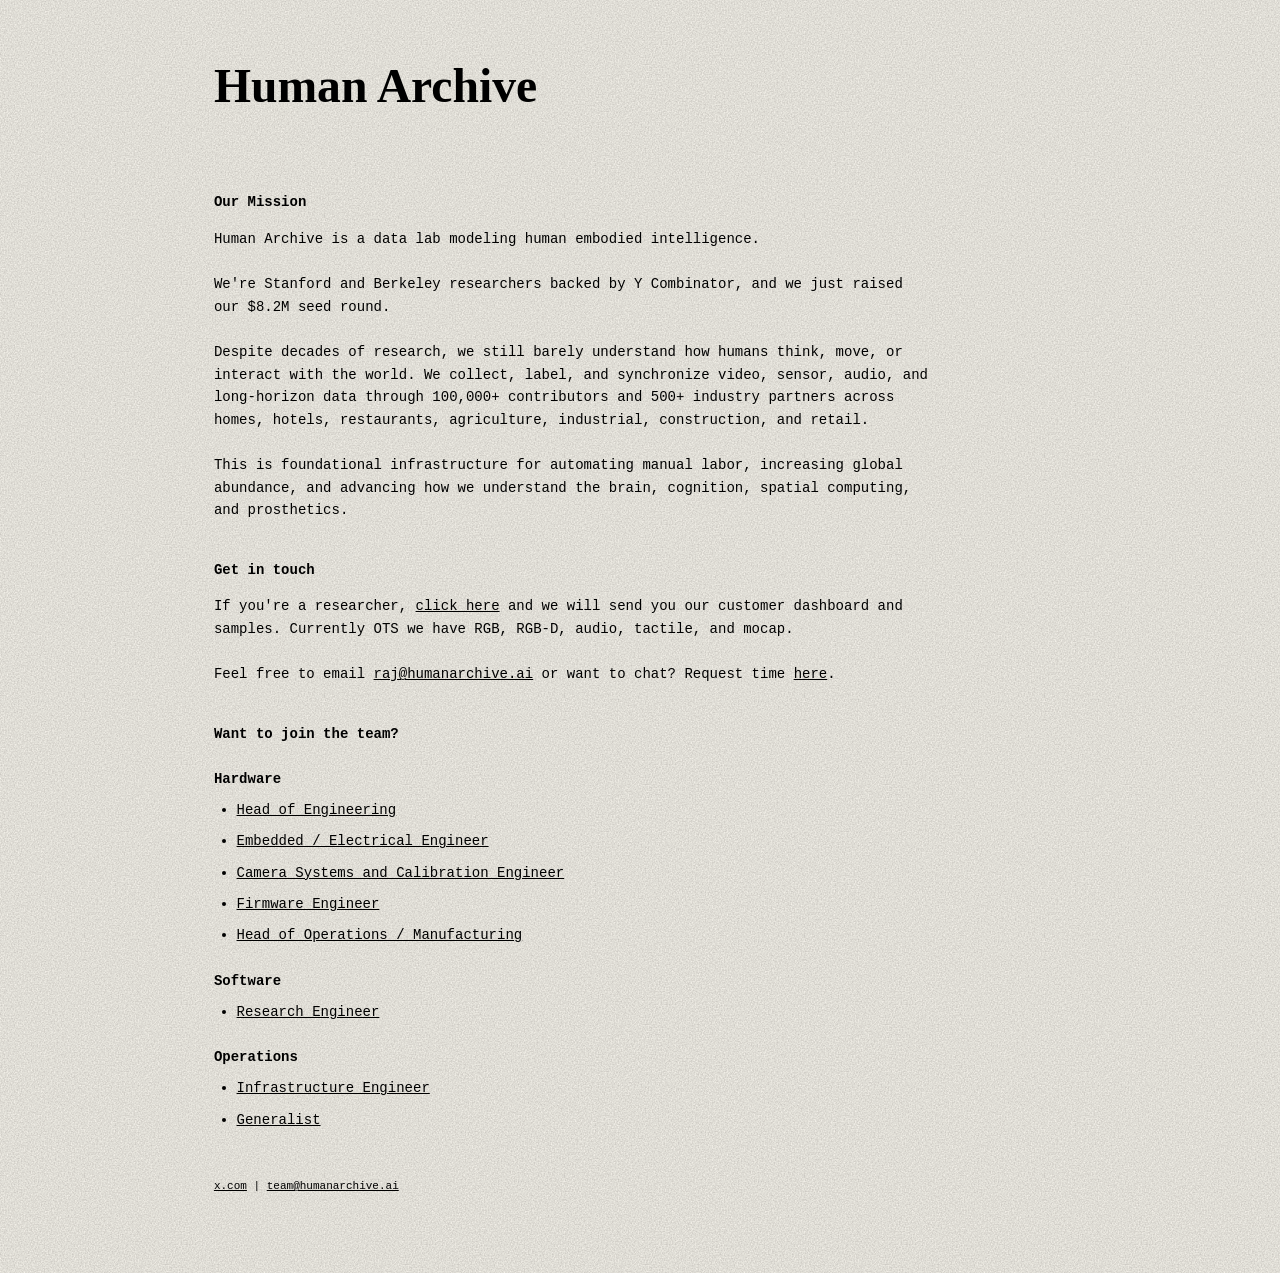
<file: index.html>
<!DOCTYPE html>
<html lang="en">
<head>
<meta charset="UTF-8">
<meta name="viewport" content="width=device-width, initial-scale=1.0">
<meta http-equiv="Cache-Control" content="no-cache, no-store, must-revalidate">
<meta http-equiv="Pragma" content="no-cache">
<meta http-equiv="Expires" content="0">
<title>Human Archive</title>
<style>
  :root {
    --phi: 1.618;
    --base: 14px;
    --text-sm: calc(var(--base) / var(--phi));
    --text-base: var(--base);
    --text-md: calc(var(--base) * var(--phi));
    --text-lg: calc(var(--base) * var(--phi) * var(--phi));
    --space-tight: calc(1em / var(--phi));
    --space-1: 1em;
    --space-2: calc(1em * var(--phi));
    --space-3: calc(1em * var(--phi) * var(--phi));
    --space-4: calc(1em * var(--phi) * var(--phi) * var(--phi));
    --col-max: 720px;
    --col-width: min(var(--col-max), calc(100vw / var(--phi)));
  }

  html, body {
    margin: 0;
    padding: 0;
    background-color: #fbf8f0;
    background-image: url("data:image/svg+xml;utf8,<svg viewBox='0 0 240 240' xmlns='http://www.w3.org/2000/svg'><filter id='n'><feTurbulence type='fractalNoise' baseFrequency='0.7' numOctaves='3' stitchTiles='stitch'/><feColorMatrix values='0 0 0 0 0 0 0 0 0 0 0 0 0 0 0 0 0 0 0.22 0'/></filter><rect width='100%25' height='100%25' filter='url(%23n)'/></svg>");
    background-repeat: repeat;
    background-size: 240px 240px;
    color: #000;
  }

  body {
    font-family: "JetBrains Mono", Menlo, Consolas, monospace;
    font-size: var(--text-base);
    line-height: var(--phi);
  }

  .container {
    width: var(--col-width);
    margin-left: calc((100% - var(--col-width)) / var(--phi) / var(--phi));
    margin-right: auto;
    padding-top: var(--space-4);
    padding-bottom: var(--space-4);
  }

  h1 {
    font-family: Charter, "Iowan Old Style", Georgia, serif;
    font-weight: 600;
    font-size: calc(var(--text-lg) * 1.3);
    line-height: 1.15;
    margin: 0 0 var(--space-2);
  }

  h2 {
    font-family: "JetBrains Mono", Menlo, Consolas, monospace;
    font-weight: 600;
    font-size: var(--text-base);
    margin: var(--space-3) 0 var(--space-1);
  }

  p { margin: 0 0 var(--space-2); }

  a { color: #000; text-decoration: underline; }

  ul.bulleted {
    padding-left: var(--space-2);
    margin: 0 0 var(--space-2);
  }

  ul.bulleted li {
    margin: 0 0 var(--space-tight);
  }

  .role-group {
    margin: var(--space-2) 0 var(--space-tight);
    font-weight: 600;
  }

  .footer-links {
    margin-top: var(--space-4);
    font-size: max(11px, var(--text-sm));
  }

  @media (max-width: 720px) {
    .container {
      width: auto;
      max-width: var(--col-max);
      margin-left: 0;
      margin-right: 0;
      padding-left: var(--space-2);
      padding-right: var(--space-2);
      padding-top: var(--space-3);
      padding-bottom: var(--space-3);
    }
  }
</style>
</head>
<body>
  <div class="container">
    <h1>Human Archive</h1>

    <h2>Our Mission</h2>
    <p>Human Archive is a data lab modeling human embodied intelligence.</p>

    <p>We're Stanford and Berkeley researchers backed by Y Combinator, and we just raised our $8.2M seed round.</p>

    <p>Despite decades of research, we still barely understand how humans think, move, or interact with the world. We collect, label, and synchronize video, sensor, audio, and long-horizon data through 100,000+ contributors and 500+ industry partners across homes, hotels, restaurants, agriculture, industrial, construction, and retail.</p>

    <p>This is foundational infrastructure for automating manual labor, increasing global abundance, and advancing how we understand the brain, cognition, spatial computing, and prosthetics.</p>

    <h2>Get in touch</h2>
    <p>If you're a researcher, <a href="contact.html">click here</a> and we will send you our customer dashboard and samples. Currently OTS we have RGB, RGB-D, audio, tactile, and mocap.</p>

    <p>Feel free to email <a href="mailto:raj@humanarchive.ai">raj@humanarchive.ai</a> or want to chat? Request time <a href="https://cal.com/human-archive-0mw2ab/30min?user=human-archive-0mw2ab&amp;overlayCalendar=true">here</a>.</p>

    <h2>Want to join the team?</h2>

    <p class="role-group">Hardware</p>
    <ul class="bulleted">
      <li><a href="https://jobs.ashbyhq.com/humanarchive/2b3cb160-6588-40fe-9416-5e5205f11e48">Head of Engineering</a></li>
      <li><a href="https://jobs.ashbyhq.com/humanarchive/6ad9527a-990b-45ce-8826-525250f40caa">Embedded / Electrical Engineer</a></li>
      <li><a href="https://jobs.ashbyhq.com/humanarchive/9e67c170-ff6a-44f1-a2e7-69eaf78ab2f5">Camera Systems and Calibration Engineer</a></li>
      <li><a href="https://jobs.ashbyhq.com/humanarchive/d0a106eb-9431-4f4b-93e3-9656ee137dce">Firmware Engineer</a></li>
      <li><a href="https://jobs.ashbyhq.com/humanarchive/5afe8933-d380-4b12-a59e-ed82ccd64c6e">Head of Operations / Manufacturing</a></li>
    </ul>

    <p class="role-group">Software</p>
    <ul class="bulleted">
      <li><a href="https://jobs.ashbyhq.com/humanarchive/f922a56c-4f79-4d69-8d5a-f9980c118692">Research Engineer</a></li>
    </ul>

    <p class="role-group">Operations</p>
    <ul class="bulleted">
      <li><a href="https://jobs.ashbyhq.com/humanarchive/cd219802-77b3-48b2-bb26-2a117f318d3f">Infrastructure Engineer</a></li>
      <li><a href="https://jobs.ashbyhq.com/humanarchive/1034b7e6-8280-4b1c-975e-b1e146070d99">Generalist</a></li>
    </ul>

    <p class="footer-links"><a href="https://x.com/babugi28">x.com</a> | <a href="mailto:team@humanarchive.ai">team@humanarchive.ai</a></p>
  </div>
</body>
</html>
</file>
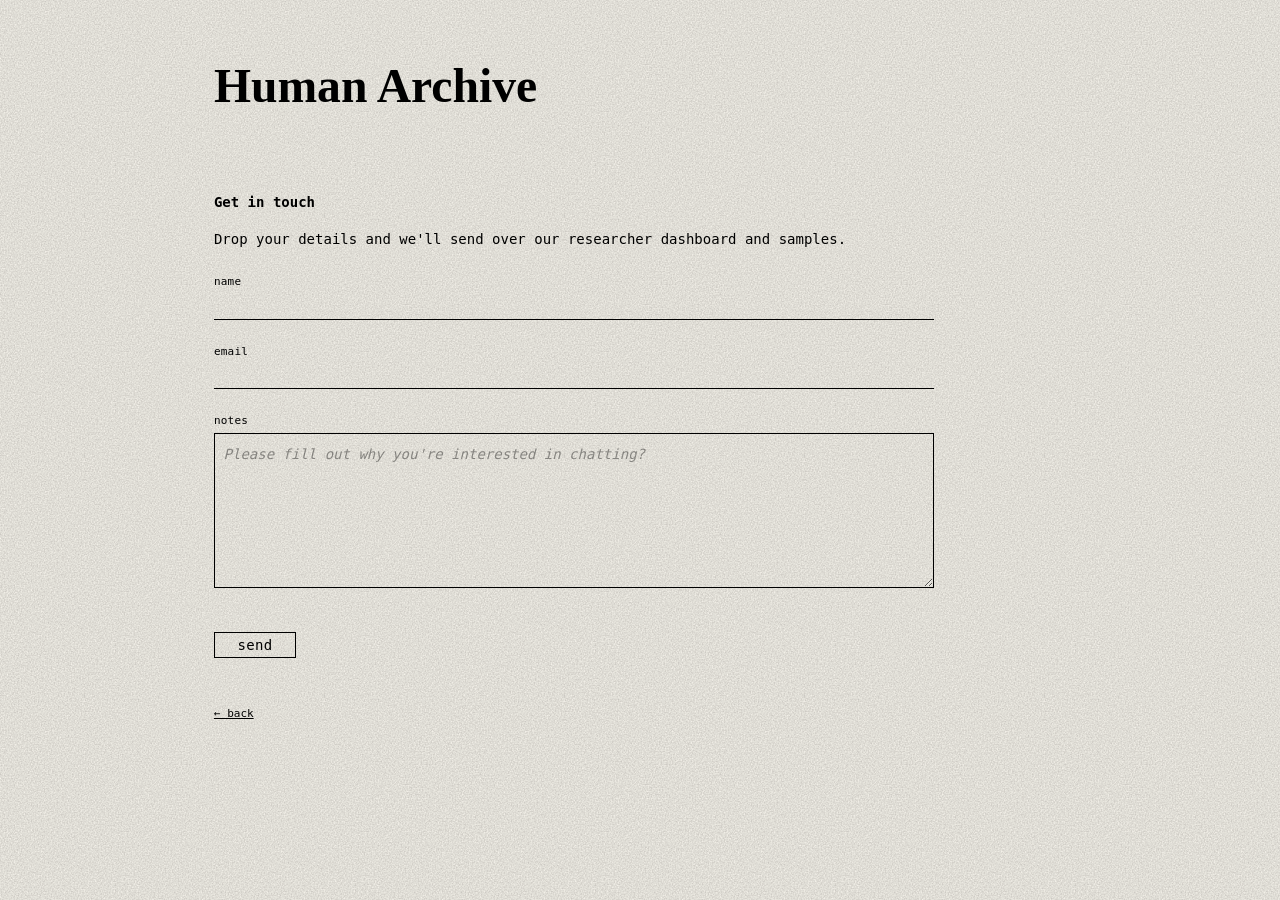
<file: contact.html>
<!DOCTYPE html>
<html lang="en">
<head>
<meta charset="UTF-8">
<meta name="viewport" content="width=device-width, initial-scale=1.0">
<meta http-equiv="Cache-Control" content="no-cache, no-store, must-revalidate">
<meta http-equiv="Pragma" content="no-cache">
<meta http-equiv="Expires" content="0">
<title>Contact — Human Archive</title>
<style>
  :root {
    --phi: 1.618;
    --base: 14px;

    --text-sm: calc(var(--base) / var(--phi));
    --text-base: var(--base);
    --text-md: calc(var(--base) * var(--phi));
    --text-lg: calc(var(--base) * var(--phi) * var(--phi));

    --space-tight: calc(1em / var(--phi));
    --space-1: 1em;
    --space-2: calc(1em * var(--phi));
    --space-3: calc(1em * var(--phi) * var(--phi));
    --space-4: calc(1em * var(--phi) * var(--phi) * var(--phi));

    --col-max: 720px;
    --col-width: min(var(--col-max), calc(100vw / var(--phi)));
  }

  html, body {
    margin: 0;
    padding: 0;
    background-color: #fbf8f0;
    background-image: url("data:image/svg+xml;utf8,<svg viewBox='0 0 240 240' xmlns='http://www.w3.org/2000/svg'><filter id='n'><feTurbulence type='fractalNoise' baseFrequency='0.7' numOctaves='3' stitchTiles='stitch'/><feColorMatrix values='0 0 0 0 0 0 0 0 0 0 0 0 0 0 0 0 0 0 0.22 0'/></filter><rect width='100%25' height='100%25' filter='url(%23n)'/></svg>");
    background-repeat: repeat;
    background-size: 240px 240px;
    color: #000;
  }

  body {
    font-family: "JetBrains Mono", Menlo, Consolas, monospace;
    font-size: var(--text-base);
    line-height: var(--phi);
  }

  .container {
    width: var(--col-width);
    margin-left: calc((100% - var(--col-width)) / var(--phi) / var(--phi));
    margin-right: auto;
    padding-top: var(--space-4);
    padding-bottom: var(--space-4);
  }

  h1 {
    font-family: Charter, "Iowan Old Style", Georgia, serif;
    font-weight: 600;
    font-size: calc(var(--text-lg) * 1.3);
    line-height: 1.15;
    margin: 0 0 var(--space-2);
  }

  h2 {
    font-family: "JetBrains Mono", Menlo, Consolas, monospace;
    font-weight: 600;
    font-size: var(--text-base);
    margin: var(--space-3) 0 var(--space-1);
  }

  p { margin: 0 0 var(--space-2); }

  a { color: #000; text-decoration: underline; }

  .contact-form {
    margin: var(--space-2) 0 0;
  }

  .field {
    margin: 0 0 var(--space-2);
  }

  .field label {
    display: block;
    font-size: max(11px, var(--text-sm));
    margin: 0 0 calc(var(--space-tight) / 2);
    letter-spacing: 0.02em;
  }

  .field input[type="text"],
  .field input[type="email"] {
    width: 100%;
    background: transparent;
    border: none;
    border-bottom: 1px solid #000;
    padding: calc(var(--space-tight) / 2) 0;
    font-family: inherit;
    font-size: var(--text-base);
    color: #000;
    outline: none;
    box-sizing: border-box;
  }

  .field textarea {
    width: 100%;
    background: transparent;
    border: 1px solid #000;
    padding: var(--space-tight);
    font-family: inherit;
    font-size: var(--text-base);
    color: #000;
    outline: none;
    resize: vertical;
    min-height: calc(var(--space-3) * 2);
    box-sizing: border-box;
    line-height: var(--phi);
  }

  .field input:focus,
  .field textarea:focus {
    border-color: #000;
    box-shadow: 0 1px 0 0 #000;
  }

  .field textarea::placeholder {
    color: rgba(0, 0, 0, 0.4);
    font-family: inherit;
    font-style: italic;
  }

  .submit-btn {
    background: transparent;
    border: 1px solid #000;
    color: #000;
    font-family: inherit;
    font-size: var(--text-base);
    padding: calc(var(--space-tight) / 2) var(--space-2);
    cursor: pointer;
    margin-top: var(--space-1);
    letter-spacing: 0.02em;
    transition: background 0.15s ease, color 0.15s ease;
  }

  .submit-btn:hover {
    background: #000;
    color: #fbf8f0;
  }

  .honeypot {
    position: absolute;
    left: -9999px;
    width: 1px;
    height: 1px;
    overflow: hidden;
  }

  .footer-links {
    margin-top: var(--space-4);
    font-size: max(11px, var(--text-sm));
  }

  @media (max-width: 720px) {
    .container {
      width: auto;
      max-width: var(--col-max);
      margin-left: 0;
      margin-right: 0;
      padding-left: var(--space-2);
      padding-right: var(--space-2);
      padding-top: var(--space-3);
      padding-bottom: var(--space-3);
    }
  }
</style>
</head>
<body>
  <div class="container">
    <h1>Human Archive</h1>

    <h2>Get in touch</h2>
    <p>Drop your details and we'll send over our researcher dashboard and samples.</p>

    <form class="contact-form" action="https://formsubmit.co/raj@humanarchive.ai" method="POST">
      <input type="hidden" name="_subject" value="Human Archive — new contact">
      <input type="hidden" name="_template" value="table">
      <input type="hidden" name="_captcha" value="false">
      <div class="honeypot"><input type="text" name="_honey" tabindex="-1" autocomplete="off"></div>

      <div class="field">
        <label for="name">name</label>
        <input id="name" name="name" type="text" required autocomplete="name">
      </div>

      <div class="field">
        <label for="email">email</label>
        <input id="email" name="email" type="email" required autocomplete="email">
      </div>

      <div class="field">
        <label for="notes">notes</label>
        <textarea id="notes" name="notes" rows="6" required placeholder="Please fill out why you're interested in chatting?"></textarea>
      </div>

      <button type="submit" class="submit-btn">send</button>
    </form>

    <p class="footer-links"><a href="index.html">← back</a></p>
  </div>
</body>
</html>
</file>
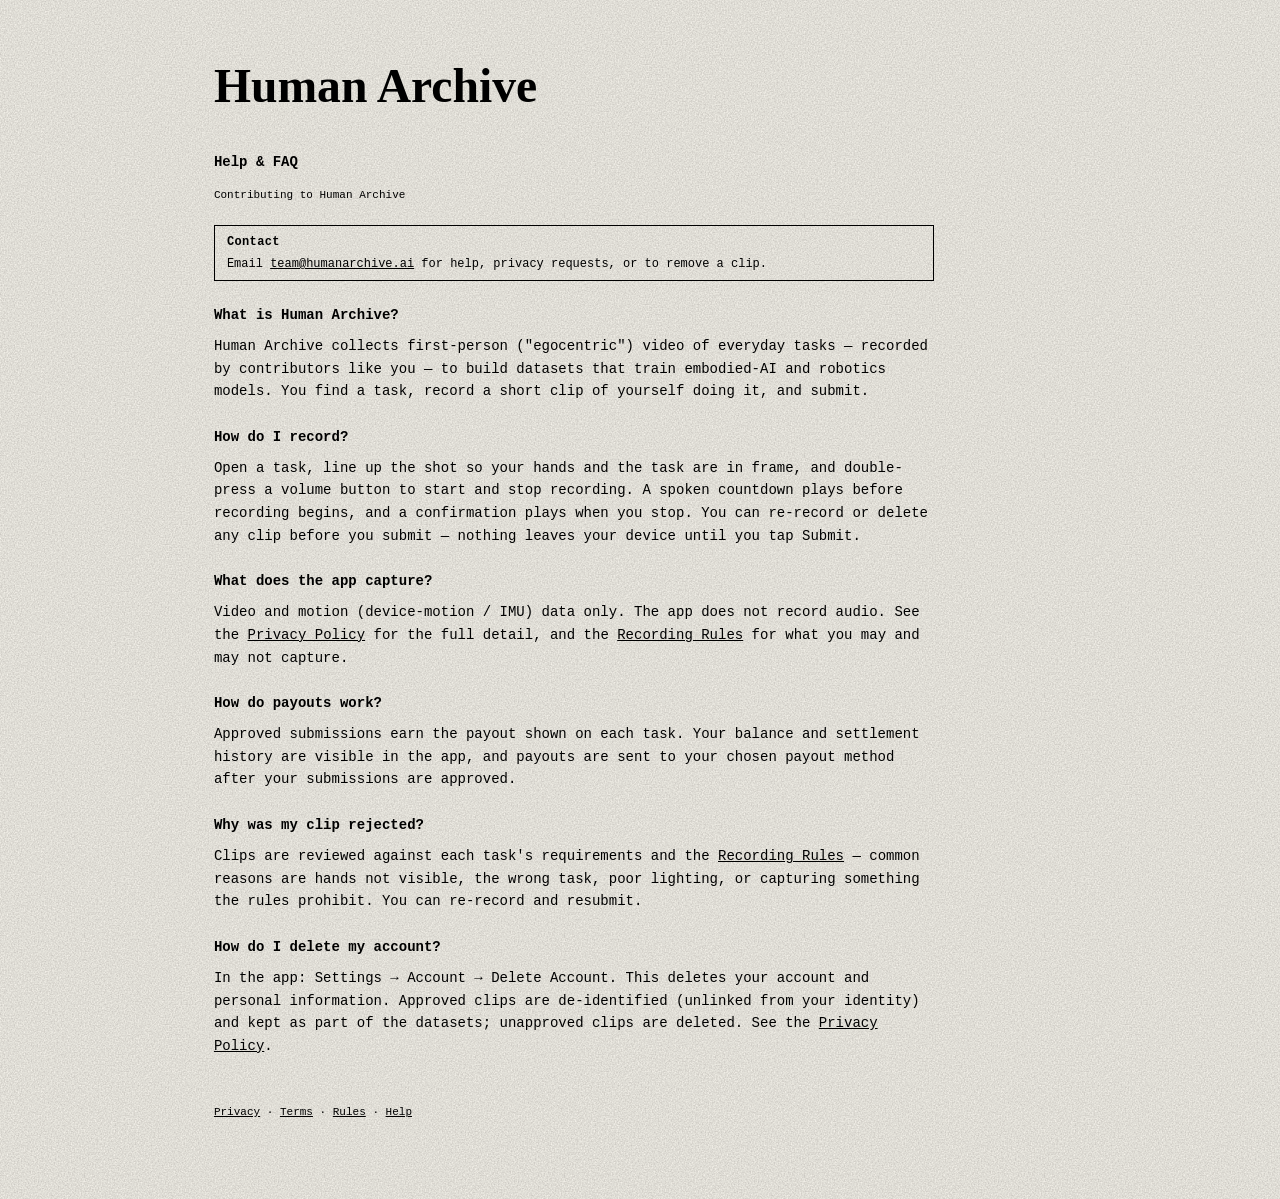
<file: help.html>
<!DOCTYPE html>
<html lang="en">
<head>
<meta charset="UTF-8">
<meta name="viewport" content="width=device-width, initial-scale=1.0">
<meta name="robots" content="noindex, nofollow">
<meta http-equiv="Cache-Control" content="no-cache, no-store, must-revalidate">
<meta http-equiv="Pragma" content="no-cache">
<meta http-equiv="Expires" content="0">
<title>Help &amp; FAQ — Human Archive</title>
<link rel="stylesheet" href="legal.css">
</head>
<body>
  <div class="container">
    <h1>Human Archive</h1>
    <h2>Help &amp; FAQ</h2>
    <p class="eyebrow">Contributing to Human Archive</p>

    <div class="note">
      <span class="label">Contact</span>
      Email <a href="mailto:team@humanarchive.ai">team@humanarchive.ai</a> for help, privacy requests, or to remove a clip.
    </div>

    <p class="role-group">What is Human Archive?</p>
    <p>Human Archive collects first-person ("egocentric") video of everyday tasks — recorded by contributors like you — to build datasets that train embodied-AI and robotics models. You find a task, record a short clip of yourself doing it, and submit.</p>

    <p class="role-group">How do I record?</p>
    <p>Open a task, line up the shot so your hands and the task are in frame, and double-press a volume button to start and stop recording. A spoken countdown plays before recording begins, and a confirmation plays when you stop. You can re-record or delete any clip before you submit — nothing leaves your device until you tap Submit.</p>

    <p class="role-group">What does the app capture?</p>
    <p>Video and motion (device-motion / IMU) data only. The app does not record audio. See the <a href="privacy.html">Privacy Policy</a> for the full detail, and the <a href="rules.html">Recording Rules</a> for what you may and may not capture.</p>

    <p class="role-group">How do payouts work?</p>
    <p>Approved submissions earn the payout shown on each task. Your balance and settlement history are visible in the app, and payouts are sent to your chosen payout method after your submissions are approved.</p>

    <p class="role-group">Why was my clip rejected?</p>
    <p>Clips are reviewed against each task's requirements and the <a href="rules.html">Recording Rules</a> — common reasons are hands not visible, the wrong task, poor lighting, or capturing something the rules prohibit. You can re-record and resubmit.</p>

    <p class="role-group">How do I delete my account?</p>
    <p>In the app: Settings &rarr; Account &rarr; Delete Account. This deletes your account and personal information. Approved clips are de-identified (unlinked from your identity) and kept as part of the datasets; unapproved clips are deleted. See the <a href="privacy.html">Privacy Policy</a>.</p>

    <p class="footer-links"><a href="privacy.html">Privacy</a> · <a href="terms.html">Terms</a> · <a href="rules.html">Rules</a> · <a href="help.html">Help</a></p>
  </div>
</body>
</html>
</file>
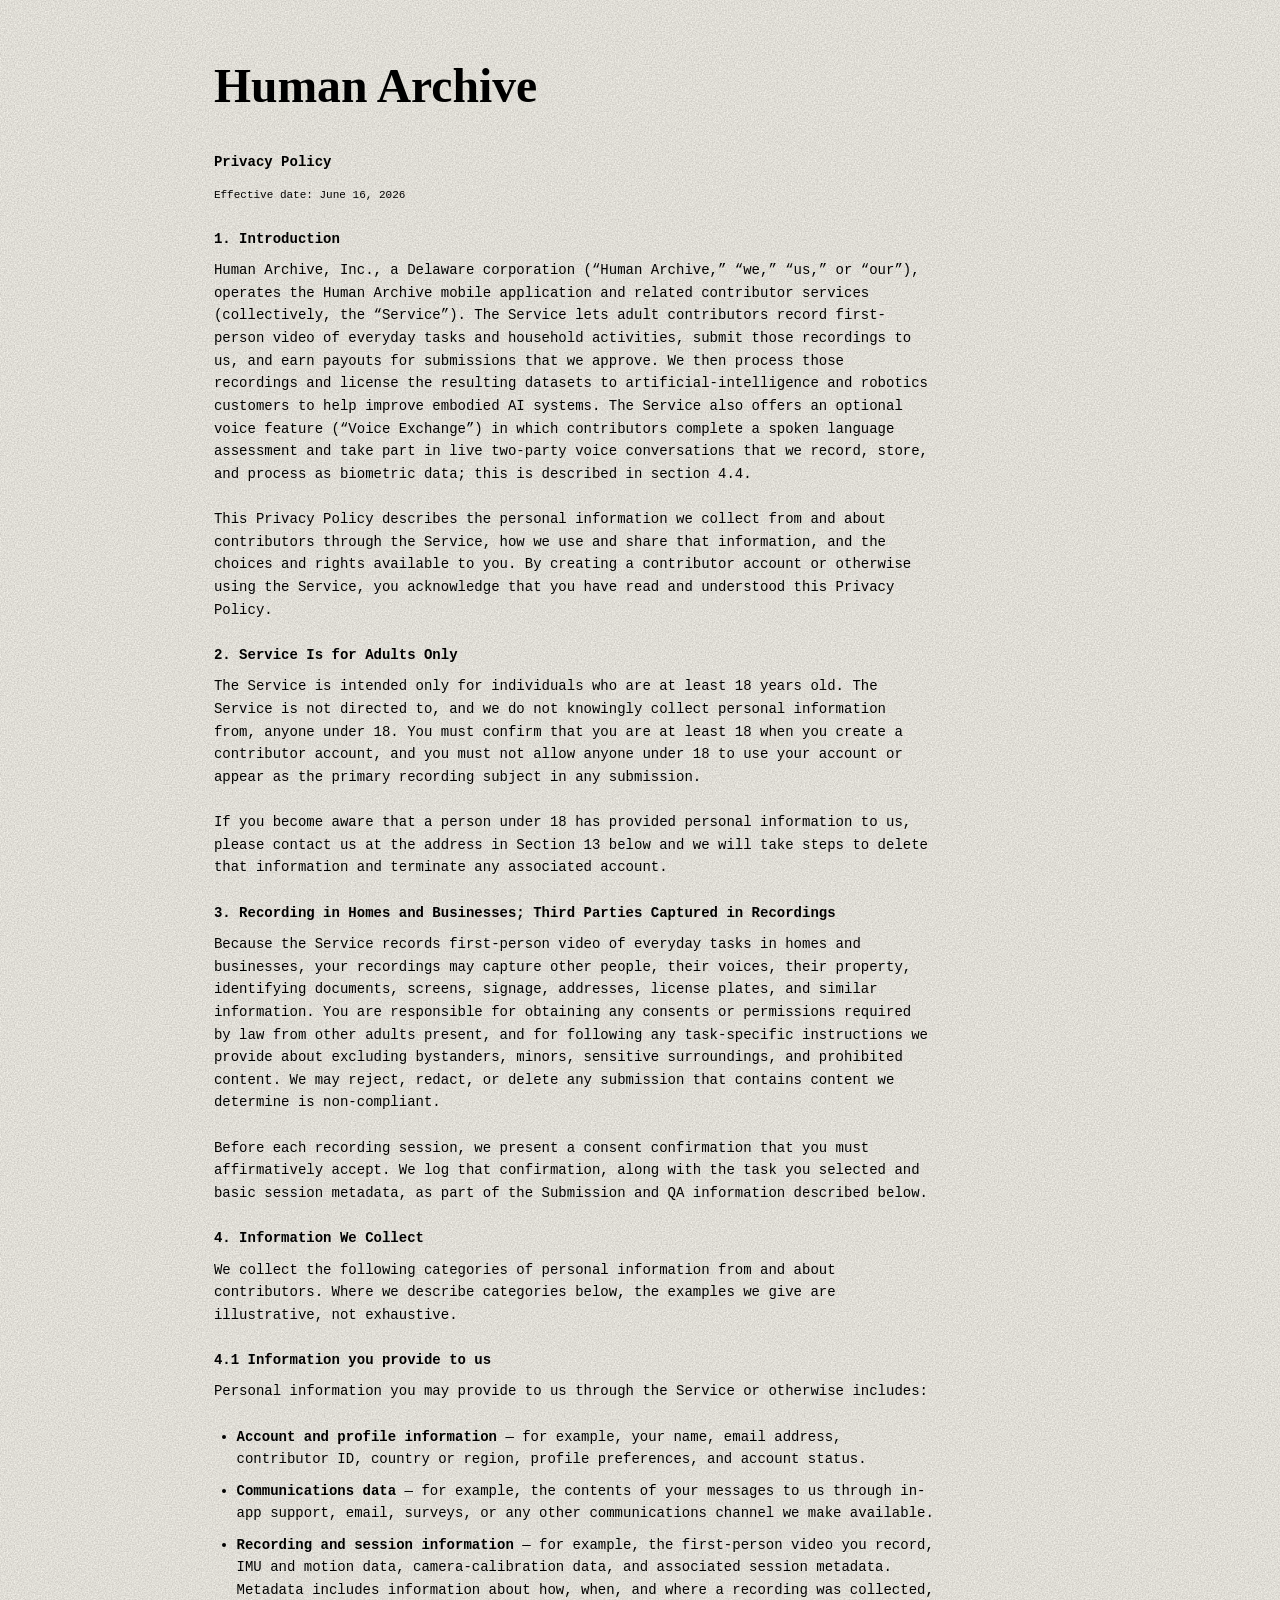
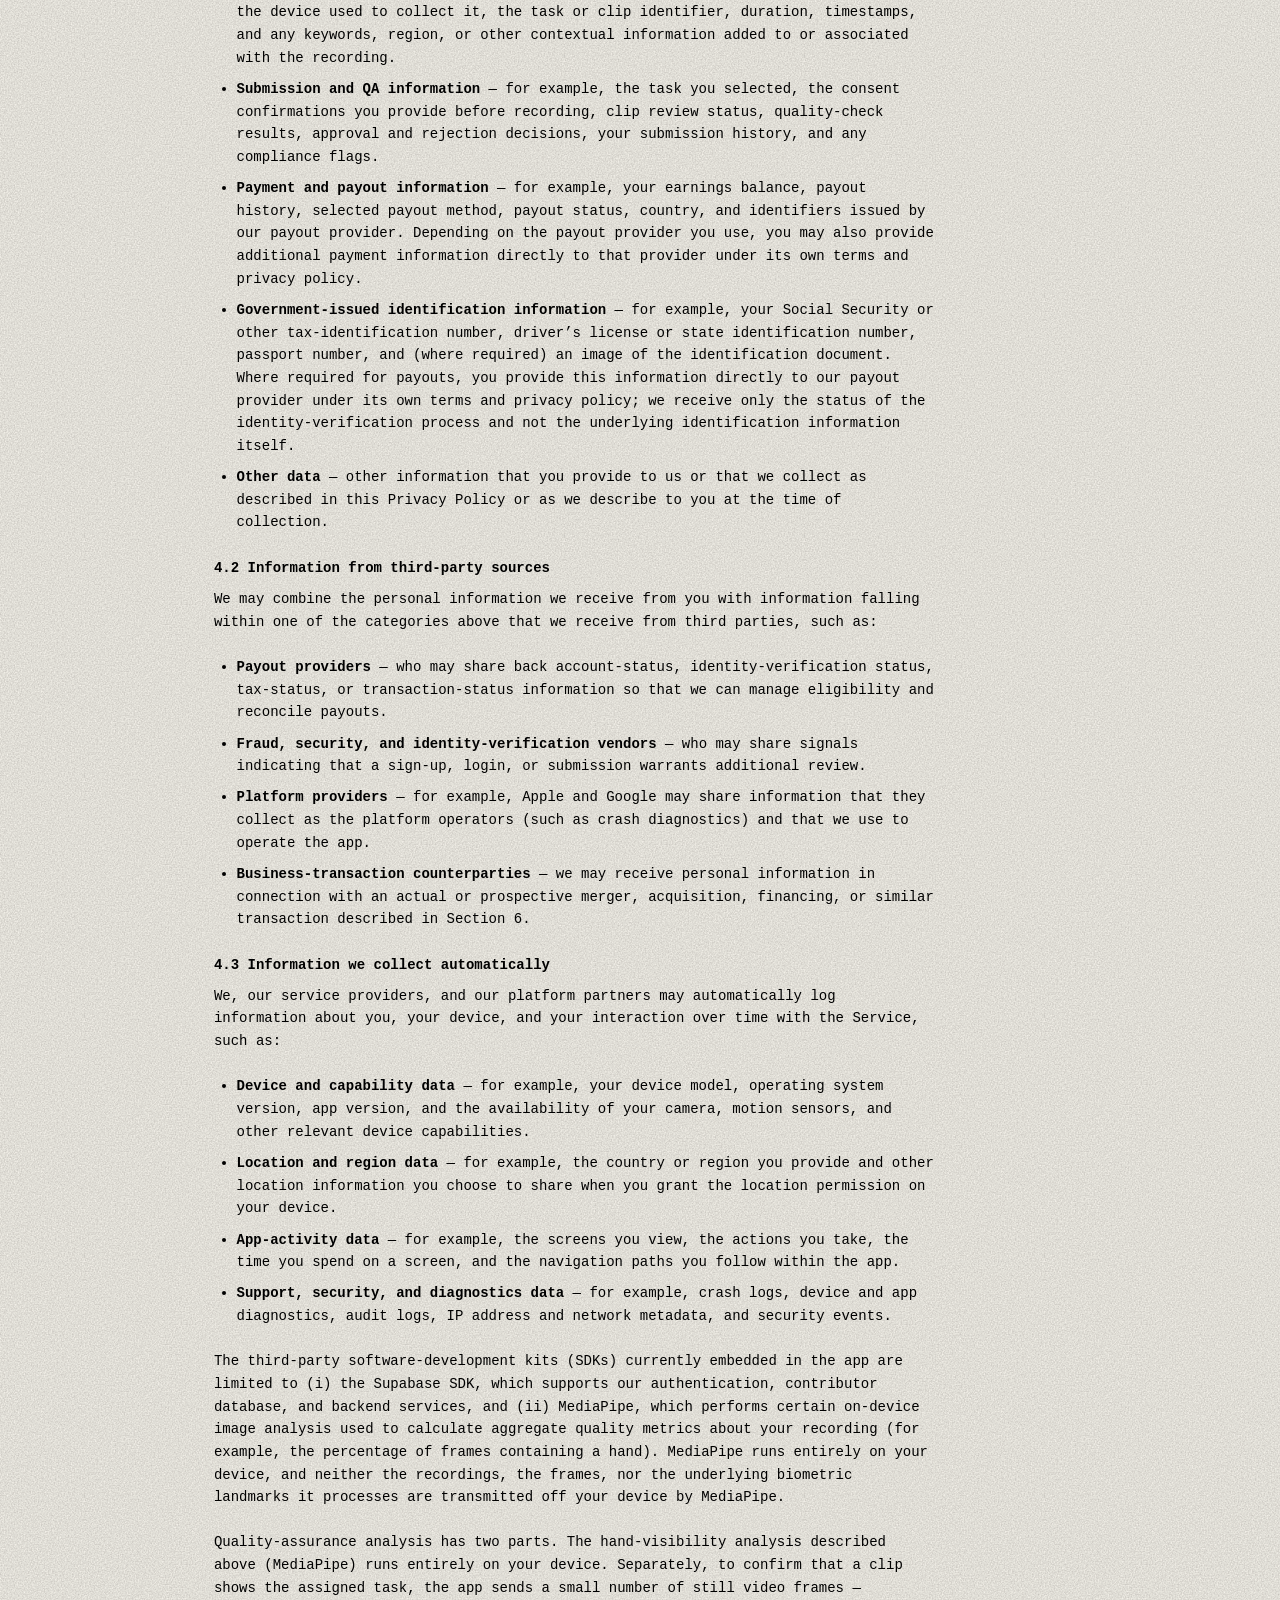
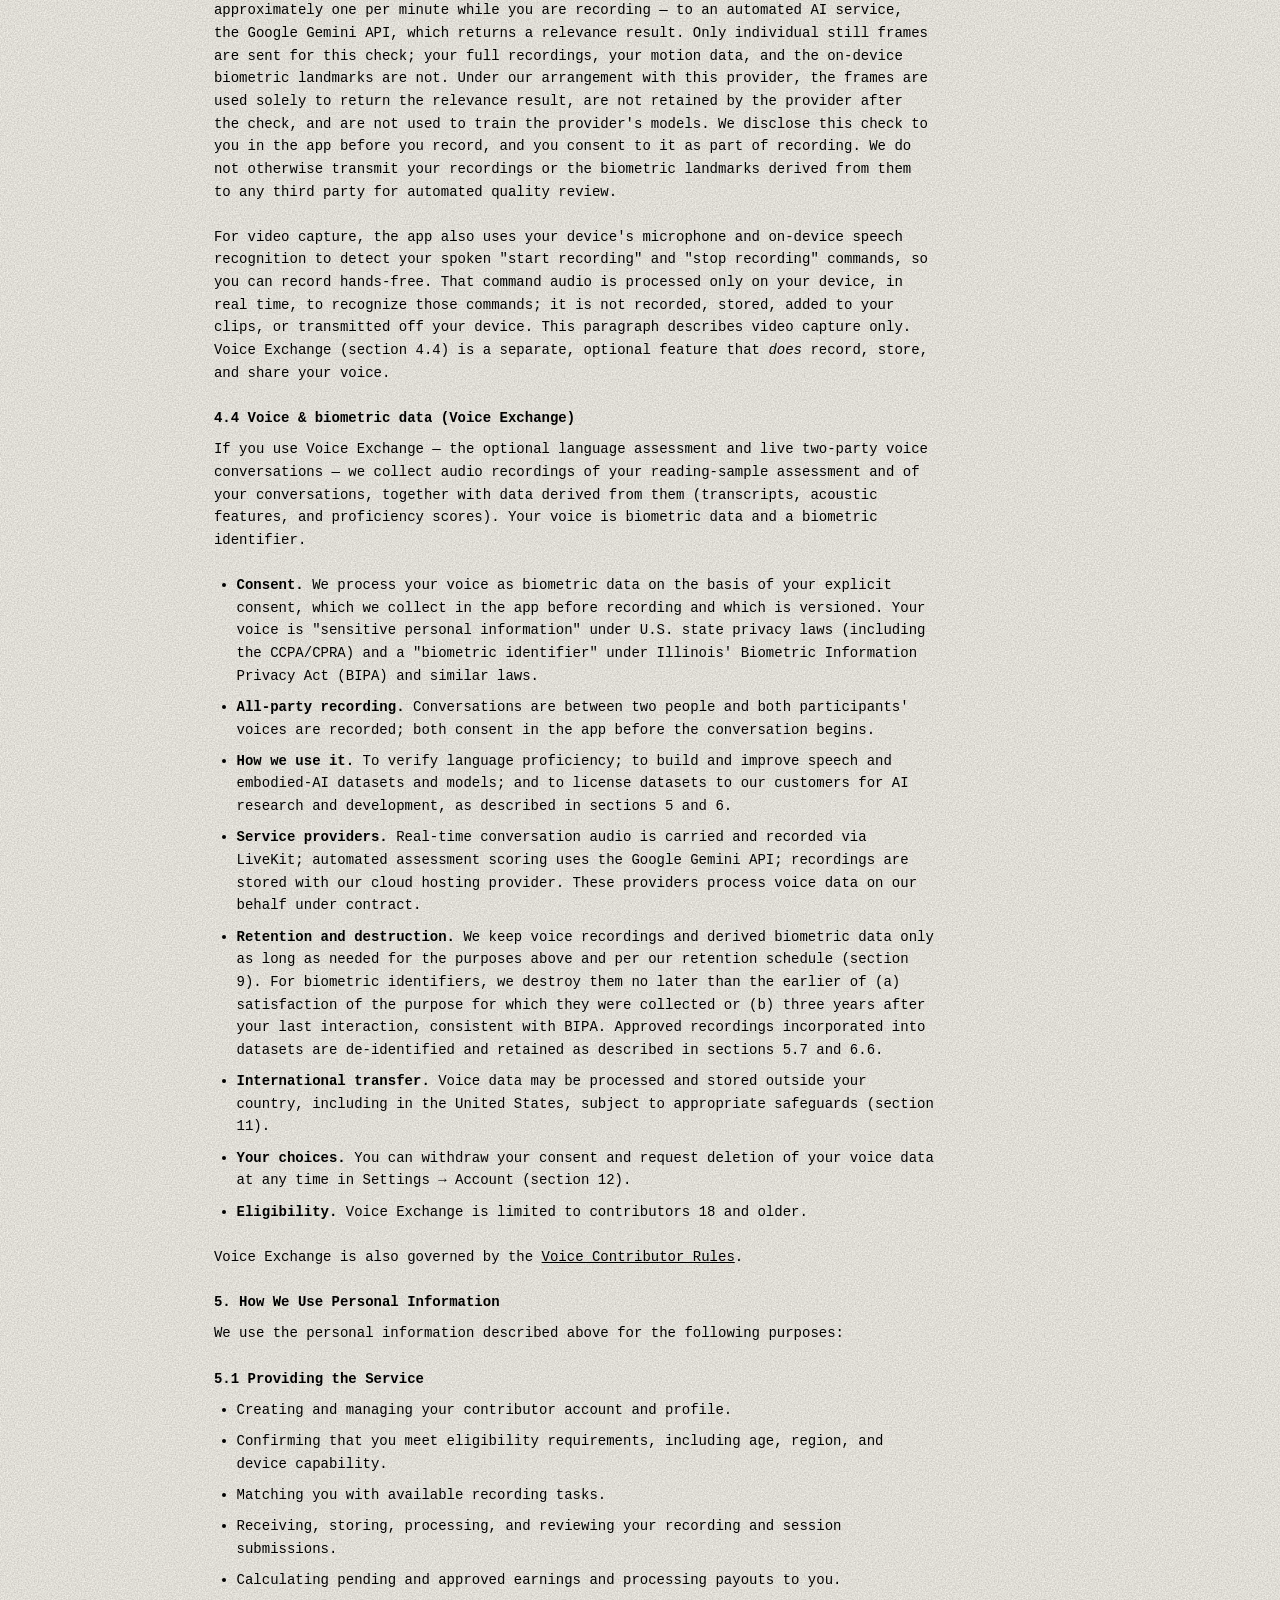
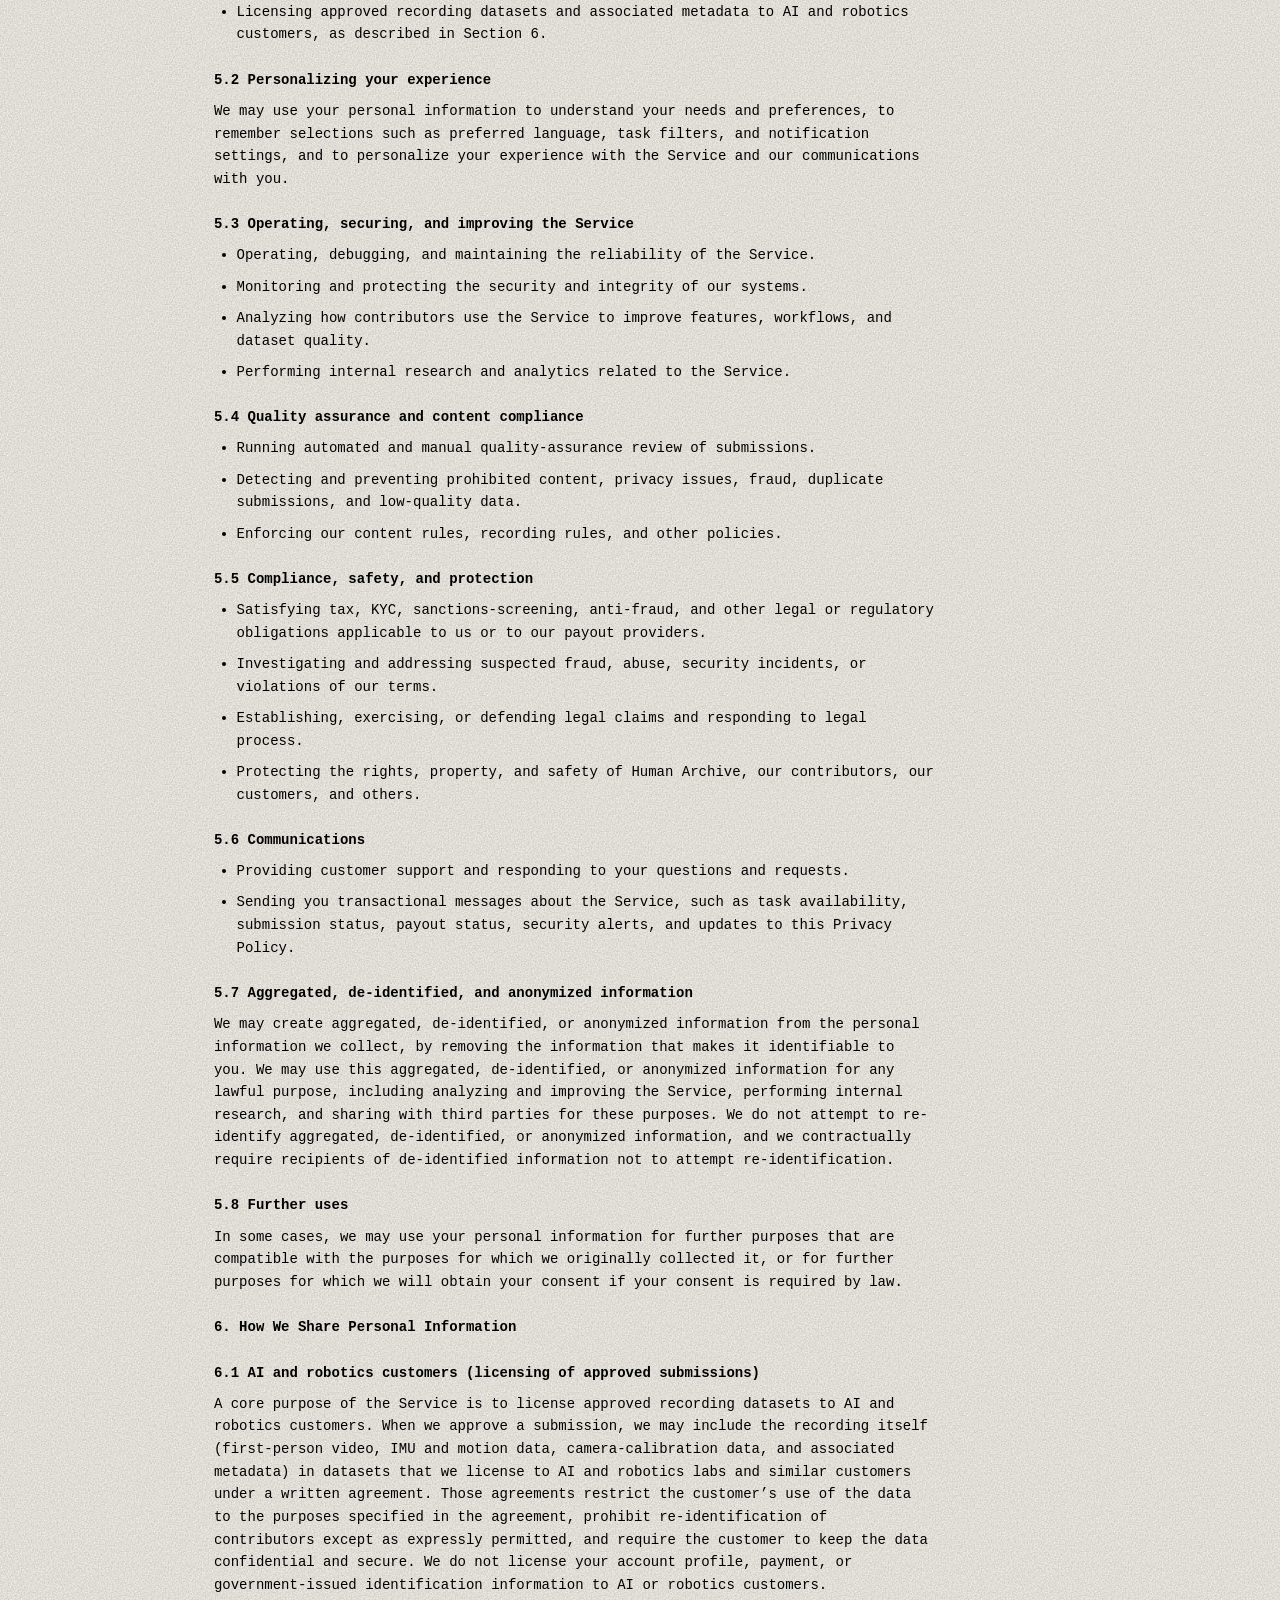
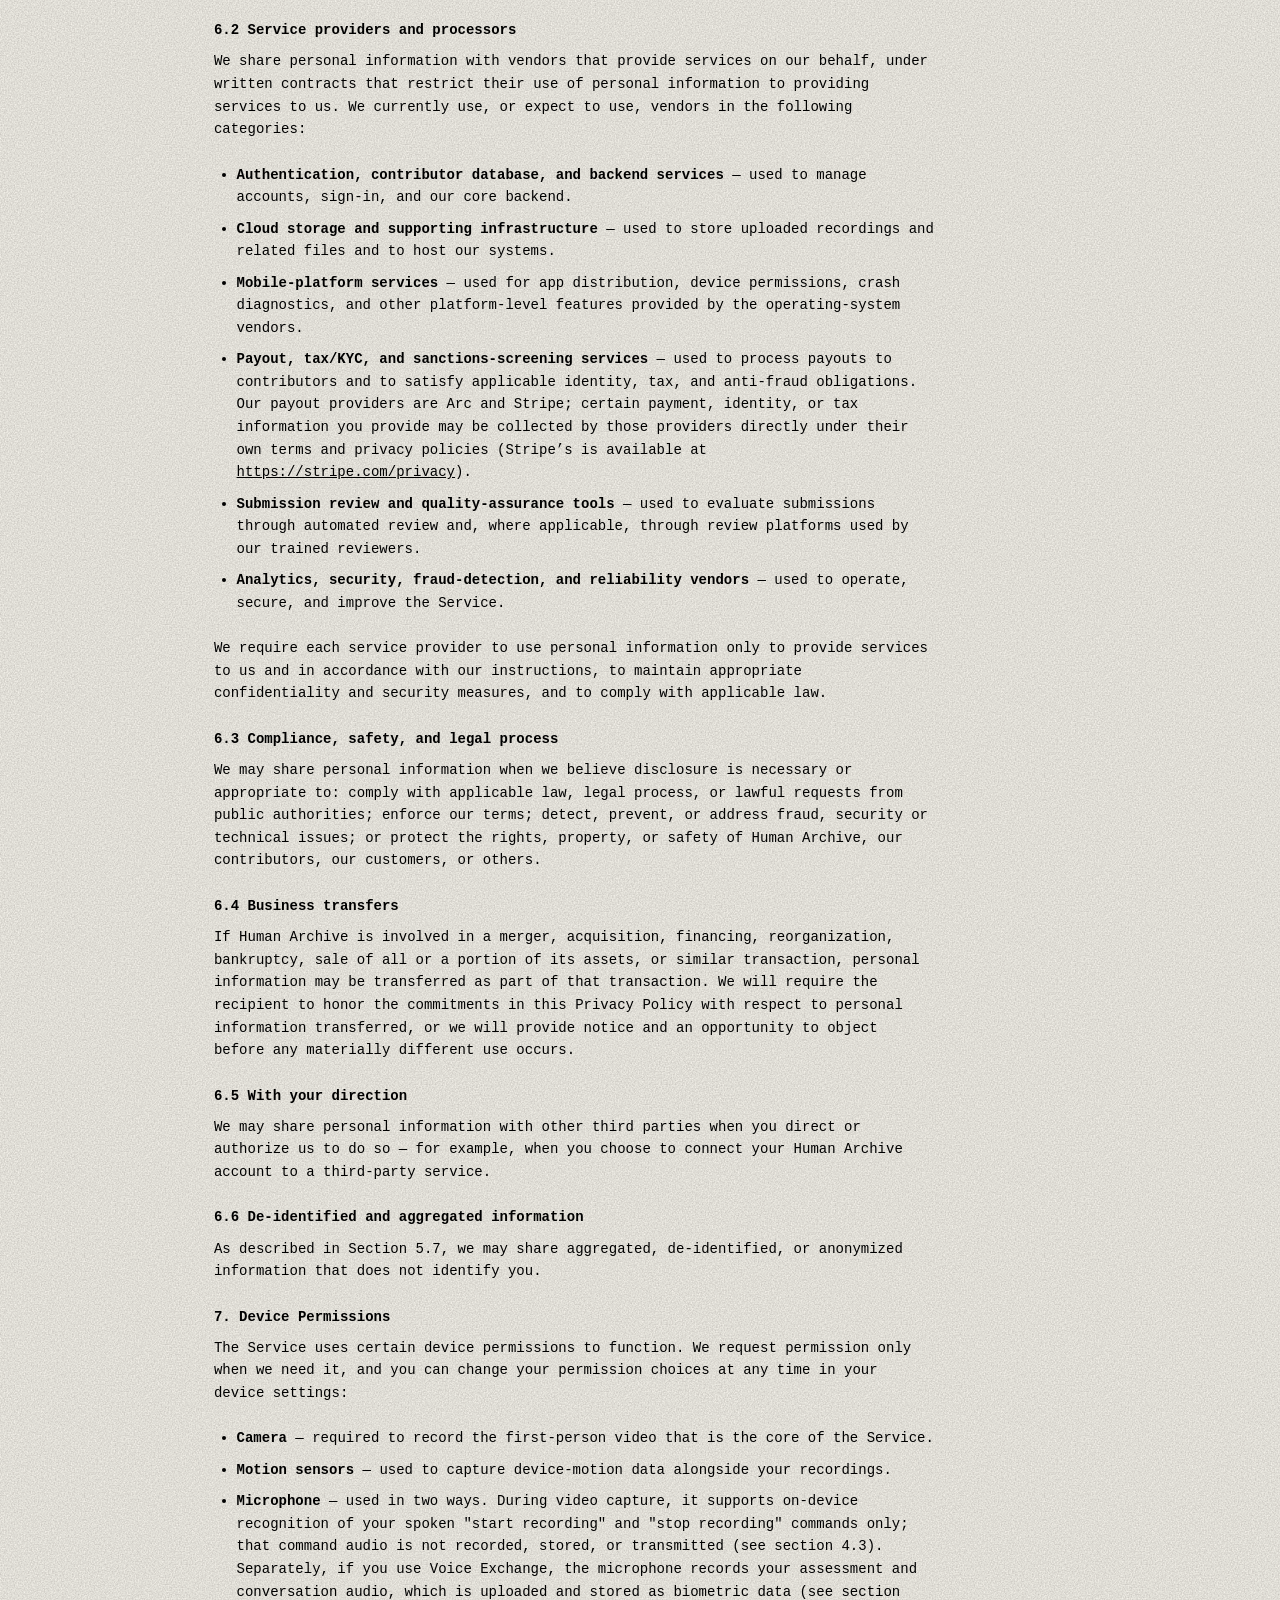
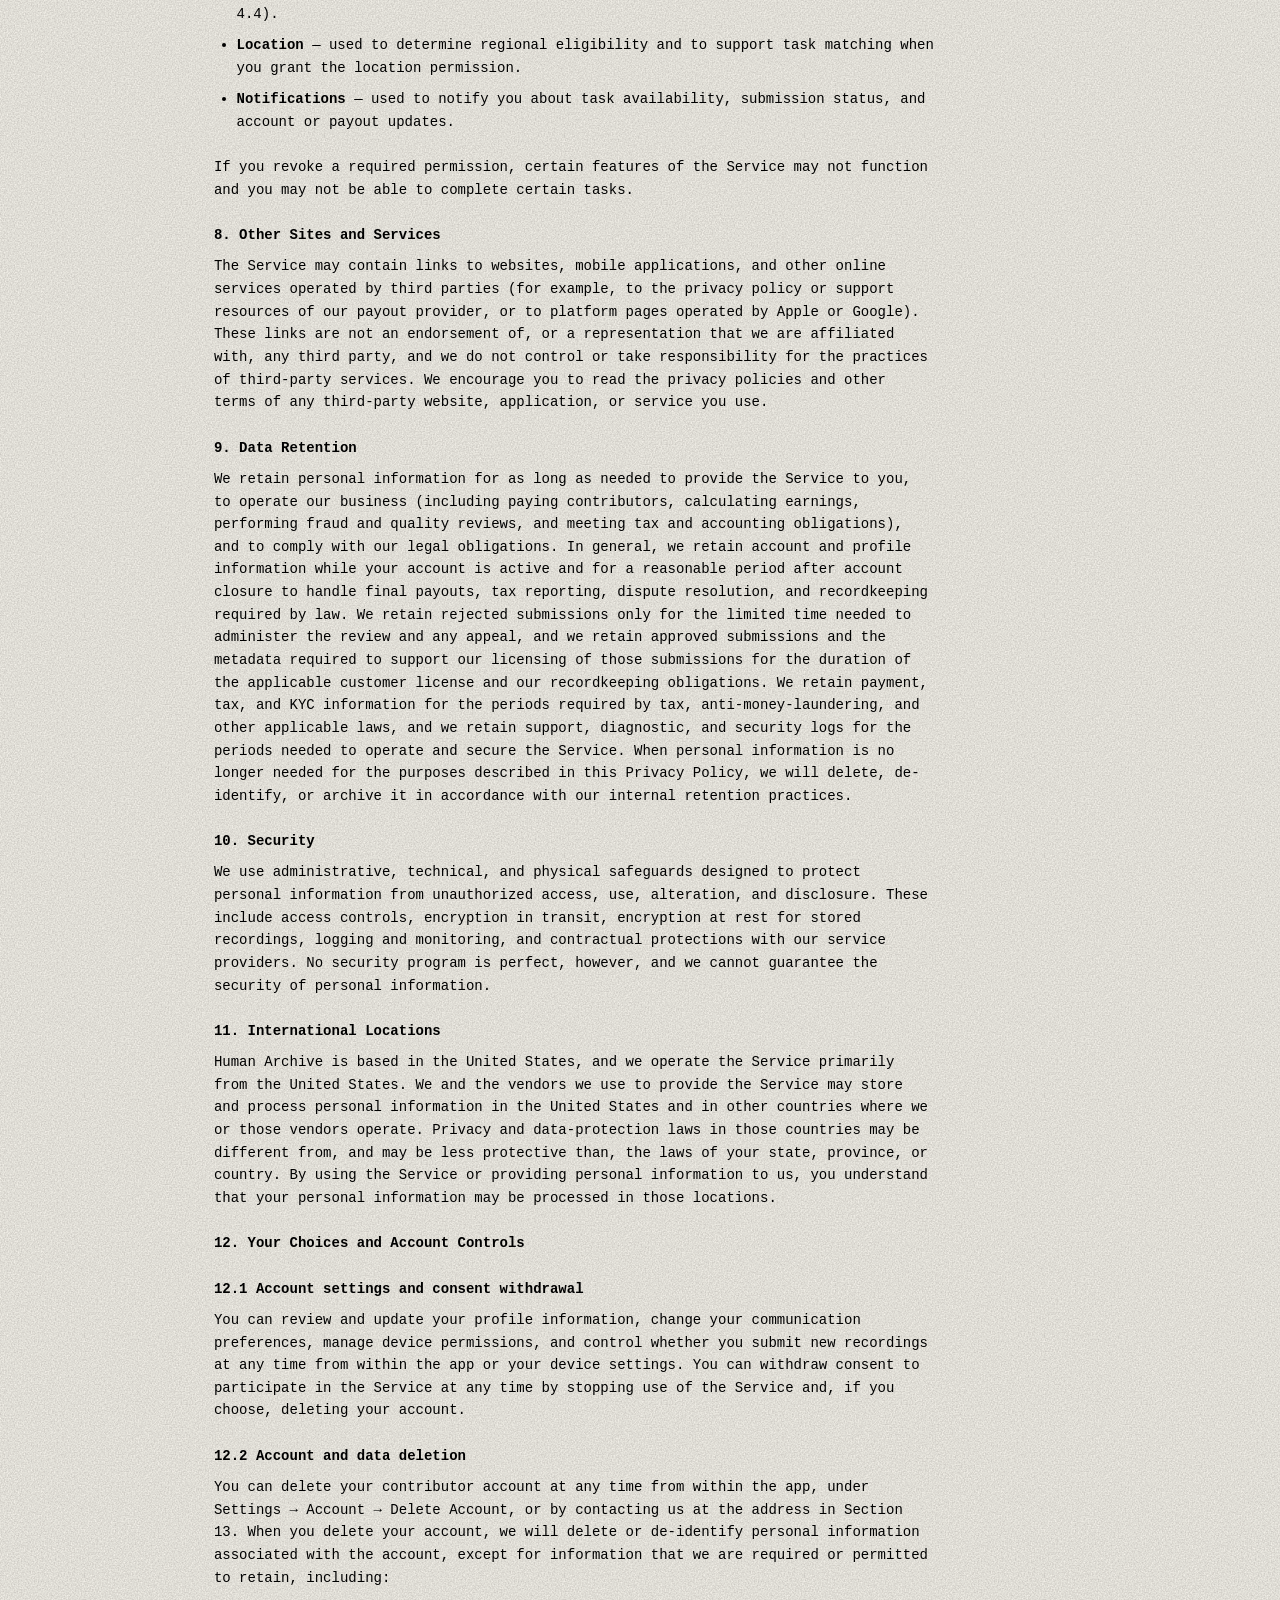
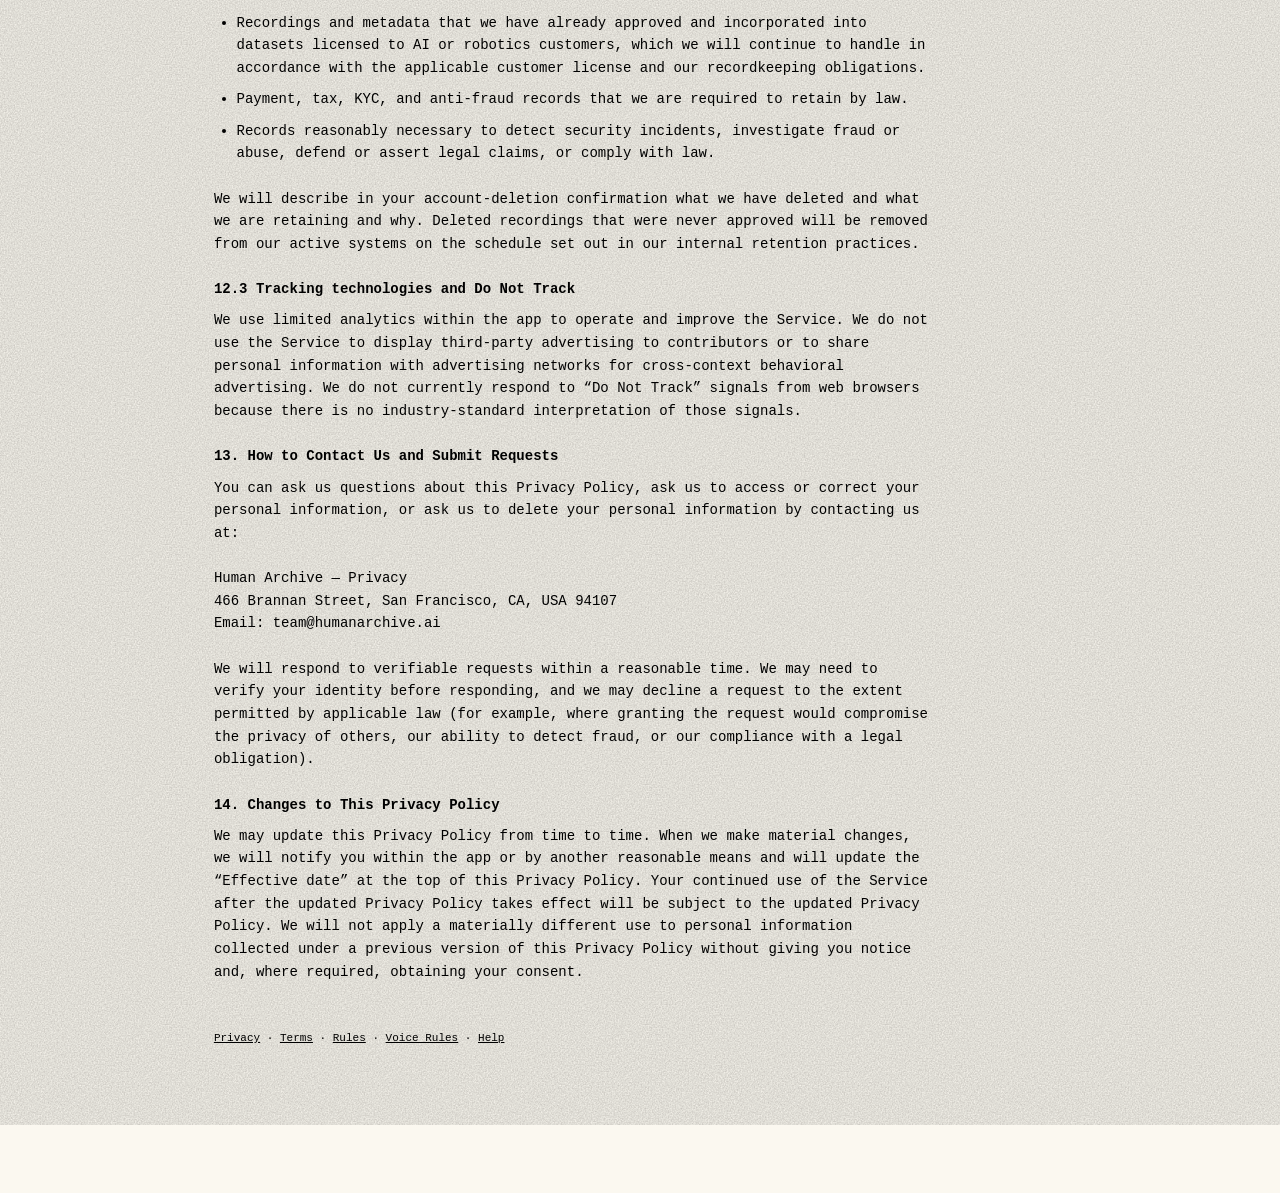
<file: privacy.html>
<!DOCTYPE html>
<html lang="en">
<head>
<meta charset="UTF-8">
<meta name="viewport" content="width=device-width, initial-scale=1.0">
<meta name="robots" content="noindex, nofollow">
<meta http-equiv="Cache-Control" content="no-cache, no-store, must-revalidate">
<meta http-equiv="Pragma" content="no-cache">
<meta http-equiv="Expires" content="0">
<title>Privacy Policy — Human Archive</title>
<link rel="stylesheet" href="legal.css">
</head>
<body>
  <div class="container">
    <h1>Human Archive</h1>
    <h2>Privacy Policy</h2>
    <p class="eyebrow">Effective date: June 16, 2026</p>

    <h3>1. Introduction</h3>
    <p>Human Archive, Inc., a Delaware corporation (&ldquo;Human Archive,&rdquo; &ldquo;we,&rdquo; &ldquo;us,&rdquo; or &ldquo;our&rdquo;), operates the Human Archive mobile application and related contributor services (collectively, the &ldquo;Service&rdquo;). The Service lets adult contributors record first-person video of everyday tasks and household activities, submit those recordings to us, and earn payouts for submissions that we approve. We then process those recordings and license the resulting datasets to artificial-intelligence and robotics customers to help improve embodied AI systems. The Service also offers an optional voice feature (&ldquo;Voice Exchange&rdquo;) in which contributors complete a spoken language assessment and take part in live two-party voice conversations that we record, store, and process as biometric data; this is described in section 4.4.</p>
    <p>This Privacy Policy describes the personal information we collect from and about contributors through the Service, how we use and share that information, and the choices and rights available to you. By creating a contributor account or otherwise using the Service, you acknowledge that you have read and understood this Privacy Policy.</p>

    <h3>2. Service Is for Adults Only</h3>
    <p>The Service is intended only for individuals who are at least 18 years old. The Service is not directed to, and we do not knowingly collect personal information from, anyone under 18. You must confirm that you are at least 18 when you create a contributor account, and you must not allow anyone under 18 to use your account or appear as the primary recording subject in any submission.</p>
    <p>If you become aware that a person under 18 has provided personal information to us, please contact us at the address in Section 13 below and we will take steps to delete that information and terminate any associated account.</p>

    <h3>3. Recording in Homes and Businesses; Third Parties Captured in Recordings</h3>
    <p>Because the Service records first-person video of everyday tasks in homes and businesses, your recordings may capture other people, their voices, their property, identifying documents, screens, signage, addresses, license plates, and similar information. You are responsible for obtaining any consents or permissions required by law from other adults present, and for following any task-specific instructions we provide about excluding bystanders, minors, sensitive surroundings, and prohibited content. We may reject, redact, or delete any submission that contains content we determine is non-compliant.</p>
    <p>Before each recording session, we present a consent confirmation that you must affirmatively accept. We log that confirmation, along with the task you selected and basic session metadata, as part of the Submission and QA information described below.</p>

    <h3>4. Information We Collect</h3>
    <p>We collect the following categories of personal information from and about contributors. Where we describe categories below, the examples we give are illustrative, not exhaustive.</p>

    <p class="role-group">4.1 Information you provide to us</p>
    <p>Personal information you may provide to us through the Service or otherwise includes:</p>
    <ul class="bulleted">
      <li><strong>Account and profile information</strong> — for example, your name, email address, contributor ID, country or region, profile preferences, and account status.</li>
      <li><strong>Communications data</strong> — for example, the contents of your messages to us through in-app support, email, surveys, or any other communications channel we make available.</li>
      <li><strong>Recording and session information</strong> — for example, the first-person video you record, IMU and motion data, camera-calibration data, and associated session metadata. Metadata includes information about how, when, and where a recording was collected, the device used to collect it, the task or clip identifier, duration, timestamps, and any keywords, region, or other contextual information added to or associated with the recording.</li>
      <li><strong>Submission and QA information</strong> — for example, the task you selected, the consent confirmations you provide before recording, clip review status, quality-check results, approval and rejection decisions, your submission history, and any compliance flags.</li>
      <li><strong>Payment and payout information</strong> — for example, your earnings balance, payout history, selected payout method, payout status, country, and identifiers issued by our payout provider. Depending on the payout provider you use, you may also provide additional payment information directly to that provider under its own terms and privacy policy.</li>
      <li><strong>Government-issued identification information</strong> — for example, your Social Security or other tax-identification number, driver&rsquo;s license or state identification number, passport number, and (where required) an image of the identification document. Where required for payouts, you provide this information directly to our payout provider under its own terms and privacy policy; we receive only the status of the identity-verification process and not the underlying identification information itself.</li>
      <li><strong>Other data</strong> — other information that you provide to us or that we collect as described in this Privacy Policy or as we describe to you at the time of collection.</li>
    </ul>

    <p class="role-group">4.2 Information from third-party sources</p>
    <p>We may combine the personal information we receive from you with information falling within one of the categories above that we receive from third parties, such as:</p>
    <ul class="bulleted">
      <li><strong>Payout providers</strong> — who may share back account-status, identity-verification status, tax-status, or transaction-status information so that we can manage eligibility and reconcile payouts.</li>
      <li><strong>Fraud, security, and identity-verification vendors</strong> — who may share signals indicating that a sign-up, login, or submission warrants additional review.</li>
      <li><strong>Platform providers</strong> — for example, Apple and Google may share information that they collect as the platform operators (such as crash diagnostics) and that we use to operate the app.</li>
      <li><strong>Business-transaction counterparties</strong> — we may receive personal information in connection with an actual or prospective merger, acquisition, financing, or similar transaction described in Section 6.</li>
    </ul>

    <p class="role-group">4.3 Information we collect automatically</p>
    <p>We, our service providers, and our platform partners may automatically log information about you, your device, and your interaction over time with the Service, such as:</p>
    <ul class="bulleted">
      <li><strong>Device and capability data</strong> — for example, your device model, operating system version, app version, and the availability of your camera, motion sensors, and other relevant device capabilities.</li>
      <li><strong>Location and region data</strong> — for example, the country or region you provide and other location information you choose to share when you grant the location permission on your device.</li>
      <li><strong>App-activity data</strong> — for example, the screens you view, the actions you take, the time you spend on a screen, and the navigation paths you follow within the app.</li>
      <li><strong>Support, security, and diagnostics data</strong> — for example, crash logs, device and app diagnostics, audit logs, IP address and network metadata, and security events.</li>
    </ul>
    <p>The third-party software-development kits (SDKs) currently embedded in the app are limited to (i) the Supabase SDK, which supports our authentication, contributor database, and backend services, and (ii) MediaPipe, which performs certain on-device image analysis used to calculate aggregate quality metrics about your recording (for example, the percentage of frames containing a hand). MediaPipe runs entirely on your device, and neither the recordings, the frames, nor the underlying biometric landmarks it processes are transmitted off your device by MediaPipe.</p>
    <p>Quality-assurance analysis has two parts. The hand-visibility analysis described above (MediaPipe) runs entirely on your device. Separately, to confirm that a clip shows the assigned task, the app sends a small number of still video frames — approximately one per minute while you are recording — to an automated AI service, the Google Gemini API, which returns a relevance result. Only individual still frames are sent for this check; your full recordings, your motion data, and the on-device biometric landmarks are not. Under our arrangement with this provider, the frames are used solely to return the relevance result, are not retained by the provider after the check, and are not used to train the provider's models. We disclose this check to you in the app before you record, and you consent to it as part of recording. We do not otherwise transmit your recordings or the biometric landmarks derived from them to any third party for automated quality review.</p>
    <p>For video capture, the app also uses your device's microphone and on-device speech recognition to detect your spoken "start recording" and "stop recording" commands, so you can record hands-free. That command audio is processed only on your device, in real time, to recognize those commands; it is not recorded, stored, added to your clips, or transmitted off your device. This paragraph describes video capture only. Voice Exchange (section 4.4) is a separate, optional feature that <em>does</em> record, store, and share your voice.</p>

    <p class="role-group">4.4 Voice &amp; biometric data (Voice Exchange)</p>
    <p>If you use Voice Exchange — the optional language assessment and live two-party voice conversations — we collect audio recordings of your reading-sample assessment and of your conversations, together with data derived from them (transcripts, acoustic features, and proficiency scores). Your voice is biometric data and a biometric identifier.</p>
    <ul class="bulleted">
      <li><strong>Consent.</strong> We process your voice as biometric data on the basis of your explicit consent, which we collect in the app before recording and which is versioned. Your voice is "sensitive personal information" under U.S. state privacy laws (including the CCPA/CPRA) and a "biometric identifier" under Illinois' Biometric Information Privacy Act (BIPA) and similar laws.</li>
      <li><strong>All-party recording.</strong> Conversations are between two people and both participants' voices are recorded; both consent in the app before the conversation begins.</li>
      <li><strong>How we use it.</strong> To verify language proficiency; to build and improve speech and embodied-AI datasets and models; and to license datasets to our customers for AI research and development, as described in sections 5 and 6.</li>
      <li><strong>Service providers.</strong> Real-time conversation audio is carried and recorded via LiveKit; automated assessment scoring uses the Google Gemini API; recordings are stored with our cloud hosting provider. These providers process voice data on our behalf under contract.</li>
      <li><strong>Retention and destruction.</strong> We keep voice recordings and derived biometric data only as long as needed for the purposes above and per our retention schedule (section 9). For biometric identifiers, we destroy them no later than the earlier of (a) satisfaction of the purpose for which they were collected or (b) three years after your last interaction, consistent with BIPA. Approved recordings incorporated into datasets are de-identified and retained as described in sections 5.7 and 6.6.</li>
      <li><strong>International transfer.</strong> Voice data may be processed and stored outside your country, including in the United States, subject to appropriate safeguards (section 11).</li>
      <li><strong>Your choices.</strong> You can withdraw your consent and request deletion of your voice data at any time in Settings &rarr; Account (section 12).</li>
      <li><strong>Eligibility.</strong> Voice Exchange is limited to contributors 18 and older.</li>
    </ul>
    <p>Voice Exchange is also governed by the <a href="voice-rules.html">Voice Contributor Rules</a>.</p>

    <h3>5. How We Use Personal Information</h3>
    <p>We use the personal information described above for the following purposes:</p>

    <p class="role-group">5.1 Providing the Service</p>
    <ul class="bulleted">
      <li>Creating and managing your contributor account and profile.</li>
      <li>Confirming that you meet eligibility requirements, including age, region, and device capability.</li>
      <li>Matching you with available recording tasks.</li>
      <li>Receiving, storing, processing, and reviewing your recording and session submissions.</li>
      <li>Calculating pending and approved earnings and processing payouts to you.</li>
      <li>Licensing approved recording datasets and associated metadata to AI and robotics customers, as described in Section 6.</li>
    </ul>

    <p class="role-group">5.2 Personalizing your experience</p>
    <p>We may use your personal information to understand your needs and preferences, to remember selections such as preferred language, task filters, and notification settings, and to personalize your experience with the Service and our communications with you.</p>

    <p class="role-group">5.3 Operating, securing, and improving the Service</p>
    <ul class="bulleted">
      <li>Operating, debugging, and maintaining the reliability of the Service.</li>
      <li>Monitoring and protecting the security and integrity of our systems.</li>
      <li>Analyzing how contributors use the Service to improve features, workflows, and dataset quality.</li>
      <li>Performing internal research and analytics related to the Service.</li>
    </ul>

    <p class="role-group">5.4 Quality assurance and content compliance</p>
    <ul class="bulleted">
      <li>Running automated and manual quality-assurance review of submissions.</li>
      <li>Detecting and preventing prohibited content, privacy issues, fraud, duplicate submissions, and low-quality data.</li>
      <li>Enforcing our content rules, recording rules, and other policies.</li>
    </ul>

    <p class="role-group">5.5 Compliance, safety, and protection</p>
    <ul class="bulleted">
      <li>Satisfying tax, KYC, sanctions-screening, anti-fraud, and other legal or regulatory obligations applicable to us or to our payout providers.</li>
      <li>Investigating and addressing suspected fraud, abuse, security incidents, or violations of our terms.</li>
      <li>Establishing, exercising, or defending legal claims and responding to legal process.</li>
      <li>Protecting the rights, property, and safety of Human Archive, our contributors, our customers, and others.</li>
    </ul>

    <p class="role-group">5.6 Communications</p>
    <ul class="bulleted">
      <li>Providing customer support and responding to your questions and requests.</li>
      <li>Sending you transactional messages about the Service, such as task availability, submission status, payout status, security alerts, and updates to this Privacy Policy.</li>
    </ul>

    <p class="role-group">5.7 Aggregated, de-identified, and anonymized information</p>
    <p>We may create aggregated, de-identified, or anonymized information from the personal information we collect, by removing the information that makes it identifiable to you. We may use this aggregated, de-identified, or anonymized information for any lawful purpose, including analyzing and improving the Service, performing internal research, and sharing with third parties for these purposes. We do not attempt to re-identify aggregated, de-identified, or anonymized information, and we contractually require recipients of de-identified information not to attempt re-identification.</p>

    <p class="role-group">5.8 Further uses</p>
    <p>In some cases, we may use your personal information for further purposes that are compatible with the purposes for which we originally collected it, or for further purposes for which we will obtain your consent if your consent is required by law.</p>

    <h3>6. How We Share Personal Information</h3>

    <p class="role-group">6.1 AI and robotics customers (licensing of approved submissions)</p>
    <p>A core purpose of the Service is to license approved recording datasets to AI and robotics customers. When we approve a submission, we may include the recording itself (first-person video, IMU and motion data, camera-calibration data, and associated metadata) in datasets that we license to AI and robotics labs and similar customers under a written agreement. Those agreements restrict the customer&rsquo;s use of the data to the purposes specified in the agreement, prohibit re-identification of contributors except as expressly permitted, and require the customer to keep the data confidential and secure. We do not license your account profile, payment, or government-issued identification information to AI or robotics customers.</p>

    <p class="role-group">6.2 Service providers and processors</p>
    <p>We share personal information with vendors that provide services on our behalf, under written contracts that restrict their use of personal information to providing services to us. We currently use, or expect to use, vendors in the following categories:</p>
    <ul class="bulleted">
      <li><strong>Authentication, contributor database, and backend services</strong> — used to manage accounts, sign-in, and our core backend.</li>
      <li><strong>Cloud storage and supporting infrastructure</strong> — used to store uploaded recordings and related files and to host our systems.</li>
      <li><strong>Mobile-platform services</strong> — used for app distribution, device permissions, crash diagnostics, and other platform-level features provided by the operating-system vendors.</li>
      <li><strong>Payout, tax/KYC, and sanctions-screening services</strong> — used to process payouts to contributors and to satisfy applicable identity, tax, and anti-fraud obligations. Our payout providers are Arc and Stripe; certain payment, identity, or tax information you provide may be collected by those providers directly under their own terms and privacy policies (Stripe&rsquo;s is available at <a href="https://stripe.com/privacy">https://stripe.com/privacy</a>).</li>
      <li><strong>Submission review and quality-assurance tools</strong> — used to evaluate submissions through automated review and, where applicable, through review platforms used by our trained reviewers.</li>
      <li><strong>Analytics, security, fraud-detection, and reliability vendors</strong> — used to operate, secure, and improve the Service.</li>
    </ul>
    <p>We require each service provider to use personal information only to provide services to us and in accordance with our instructions, to maintain appropriate confidentiality and security measures, and to comply with applicable law.</p>

    <p class="role-group">6.3 Compliance, safety, and legal process</p>
    <p>We may share personal information when we believe disclosure is necessary or appropriate to: comply with applicable law, legal process, or lawful requests from public authorities; enforce our terms; detect, prevent, or address fraud, security or technical issues; or protect the rights, property, or safety of Human Archive, our contributors, our customers, or others.</p>

    <p class="role-group">6.4 Business transfers</p>
    <p>If Human Archive is involved in a merger, acquisition, financing, reorganization, bankruptcy, sale of all or a portion of its assets, or similar transaction, personal information may be transferred as part of that transaction. We will require the recipient to honor the commitments in this Privacy Policy with respect to personal information transferred, or we will provide notice and an opportunity to object before any materially different use occurs.</p>

    <p class="role-group">6.5 With your direction</p>
    <p>We may share personal information with other third parties when you direct or authorize us to do so — for example, when you choose to connect your Human Archive account to a third-party service.</p>

    <p class="role-group">6.6 De-identified and aggregated information</p>
    <p>As described in Section 5.7, we may share aggregated, de-identified, or anonymized information that does not identify you.</p>

    <h3>7. Device Permissions</h3>
    <p>The Service uses certain device permissions to function. We request permission only when we need it, and you can change your permission choices at any time in your device settings:</p>
    <ul class="bulleted">
      <li><strong>Camera</strong> — required to record the first-person video that is the core of the Service.</li>
      <li><strong>Motion sensors</strong> — used to capture device-motion data alongside your recordings.</li>
      <li><strong>Microphone</strong> — used in two ways. During video capture, it supports on-device recognition of your spoken "start recording" and "stop recording" commands only; that command audio is not recorded, stored, or transmitted (see section 4.3). Separately, if you use Voice Exchange, the microphone records your assessment and conversation audio, which is uploaded and stored as biometric data (see section 4.4).</li>
      <li><strong>Location</strong> — used to determine regional eligibility and to support task matching when you grant the location permission.</li>
      <li><strong>Notifications</strong> — used to notify you about task availability, submission status, and account or payout updates.</li>
    </ul>
    <p>If you revoke a required permission, certain features of the Service may not function and you may not be able to complete certain tasks.</p>

    <h3>8. Other Sites and Services</h3>
    <p>The Service may contain links to websites, mobile applications, and other online services operated by third parties (for example, to the privacy policy or support resources of our payout provider, or to platform pages operated by Apple or Google). These links are not an endorsement of, or a representation that we are affiliated with, any third party, and we do not control or take responsibility for the practices of third-party services. We encourage you to read the privacy policies and other terms of any third-party website, application, or service you use.</p>

    <h3>9. Data Retention</h3>
    <p>We retain personal information for as long as needed to provide the Service to you, to operate our business (including paying contributors, calculating earnings, performing fraud and quality reviews, and meeting tax and accounting obligations), and to comply with our legal obligations. In general, we retain account and profile information while your account is active and for a reasonable period after account closure to handle final payouts, tax reporting, dispute resolution, and recordkeeping required by law. We retain rejected submissions only for the limited time needed to administer the review and any appeal, and we retain approved submissions and the metadata required to support our licensing of those submissions for the duration of the applicable customer license and our recordkeeping obligations. We retain payment, tax, and KYC information for the periods required by tax, anti-money-laundering, and other applicable laws, and we retain support, diagnostic, and security logs for the periods needed to operate and secure the Service. When personal information is no longer needed for the purposes described in this Privacy Policy, we will delete, de-identify, or archive it in accordance with our internal retention practices.</p>

    <h3>10. Security</h3>
    <p>We use administrative, technical, and physical safeguards designed to protect personal information from unauthorized access, use, alteration, and disclosure. These include access controls, encryption in transit, encryption at rest for stored recordings, logging and monitoring, and contractual protections with our service providers. No security program is perfect, however, and we cannot guarantee the security of personal information.</p>

    <h3>11. International Locations</h3>
    <p>Human Archive is based in the United States, and we operate the Service primarily from the United States. We and the vendors we use to provide the Service may store and process personal information in the United States and in other countries where we or those vendors operate. Privacy and data-protection laws in those countries may be different from, and may be less protective than, the laws of your state, province, or country. By using the Service or providing personal information to us, you understand that your personal information may be processed in those locations.</p>

    <h3>12. Your Choices and Account Controls</h3>

    <p class="role-group">12.1 Account settings and consent withdrawal</p>
    <p>You can review and update your profile information, change your communication preferences, manage device permissions, and control whether you submit new recordings at any time from within the app or your device settings. You can withdraw consent to participate in the Service at any time by stopping use of the Service and, if you choose, deleting your account.</p>

    <p class="role-group">12.2 Account and data deletion</p>
    <p>You can delete your contributor account at any time from within the app, under Settings &rarr; Account &rarr; Delete Account, or by contacting us at the address in Section 13. When you delete your account, we will delete or de-identify personal information associated with the account, except for information that we are required or permitted to retain, including:</p>
    <ul class="bulleted">
      <li>Recordings and metadata that we have already approved and incorporated into datasets licensed to AI or robotics customers, which we will continue to handle in accordance with the applicable customer license and our recordkeeping obligations.</li>
      <li>Payment, tax, KYC, and anti-fraud records that we are required to retain by law.</li>
      <li>Records reasonably necessary to detect security incidents, investigate fraud or abuse, defend or assert legal claims, or comply with law.</li>
    </ul>
    <p>We will describe in your account-deletion confirmation what we have deleted and what we are retaining and why. Deleted recordings that were never approved will be removed from our active systems on the schedule set out in our internal retention practices.</p>

    <p class="role-group">12.3 Tracking technologies and Do Not Track</p>
    <p>We use limited analytics within the app to operate and improve the Service. We do not use the Service to display third-party advertising to contributors or to share personal information with advertising networks for cross-context behavioral advertising. We do not currently respond to &ldquo;Do Not Track&rdquo; signals from web browsers because there is no industry-standard interpretation of those signals.</p>

    <h3>13. How to Contact Us and Submit Requests</h3>
    <p>You can ask us questions about this Privacy Policy, ask us to access or correct your personal information, or ask us to delete your personal information by contacting us at:</p>
    <p>Human Archive &mdash; Privacy<br>
    466 Brannan Street, San Francisco, CA, USA 94107<br>
    Email: team@humanarchive.ai</p>
    <p>We will respond to verifiable requests within a reasonable time. We may need to verify your identity before responding, and we may decline a request to the extent permitted by applicable law (for example, where granting the request would compromise the privacy of others, our ability to detect fraud, or our compliance with a legal obligation).</p>

    <h3>14. Changes to This Privacy Policy</h3>
    <p>We may update this Privacy Policy from time to time. When we make material changes, we will notify you within the app or by another reasonable means and will update the &ldquo;Effective date&rdquo; at the top of this Privacy Policy. Your continued use of the Service after the updated Privacy Policy takes effect will be subject to the updated Privacy Policy. We will not apply a materially different use to personal information collected under a previous version of this Privacy Policy without giving you notice and, where required, obtaining your consent.</p>

    <p class="footer-links"><a href="privacy.html">Privacy</a> · <a href="terms.html">Terms</a> · <a href="rules.html">Rules</a> · <a href="voice-rules.html">Voice Rules</a> · <a href="help.html">Help</a></p>
  </div>
</body>
</html>
</file>
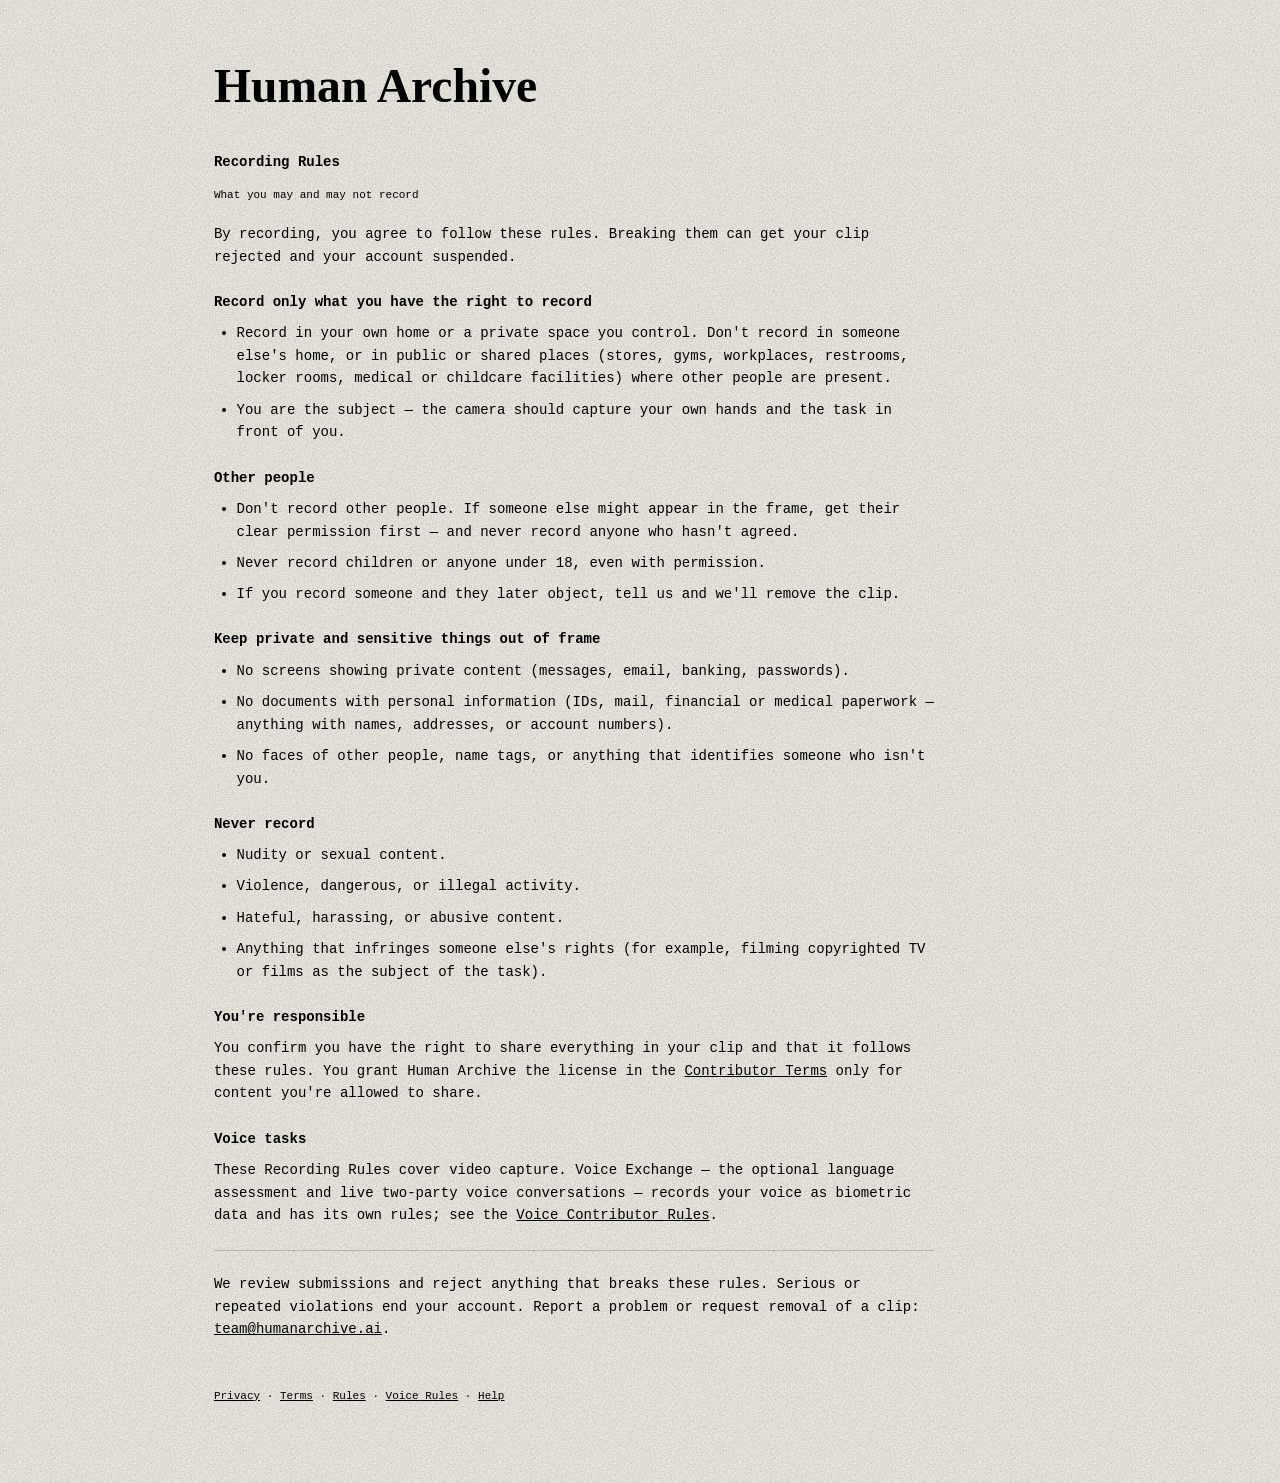
<file: rules.html>
<!DOCTYPE html>
<html lang="en">
<head>
<meta charset="UTF-8">
<meta name="viewport" content="width=device-width, initial-scale=1.0">
<meta name="robots" content="noindex, nofollow">
<meta http-equiv="Cache-Control" content="no-cache, no-store, must-revalidate">
<meta http-equiv="Pragma" content="no-cache">
<meta http-equiv="Expires" content="0">
<title>Recording Rules — Human Archive</title>
<link rel="stylesheet" href="legal.css">
</head>
<body>
  <div class="container">
    <h1>Human Archive</h1>
    <h2>Recording Rules</h2>
    <p class="eyebrow">What you may and may not record</p>

    <p>By recording, you agree to follow these rules. Breaking them can get your clip rejected and your account suspended.</p>

    <p class="role-group">Record only what you have the right to record</p>
    <ul class="bulleted">
      <li>Record in your own home or a private space you control. Don't record in someone else's home, or in public or shared places (stores, gyms, workplaces, restrooms, locker rooms, medical or childcare facilities) where other people are present.</li>
      <li>You are the subject — the camera should capture your own hands and the task in front of you.</li>
    </ul>

    <p class="role-group">Other people</p>
    <ul class="bulleted">
      <li>Don't record other people. If someone else might appear in the frame, get their clear permission first — and never record anyone who hasn't agreed.</li>
      <li>Never record children or anyone under 18, even with permission.</li>
      <li>If you record someone and they later object, tell us and we'll remove the clip.</li>
    </ul>

    <p class="role-group">Keep private and sensitive things out of frame</p>
    <ul class="bulleted">
      <li>No screens showing private content (messages, email, banking, passwords).</li>
      <li>No documents with personal information (IDs, mail, financial or medical paperwork — anything with names, addresses, or account numbers).</li>
      <li>No faces of other people, name tags, or anything that identifies someone who isn't you.</li>
    </ul>

    <p class="role-group">Never record</p>
    <ul class="bulleted">
      <li>Nudity or sexual content.</li>
      <li>Violence, dangerous, or illegal activity.</li>
      <li>Hateful, harassing, or abusive content.</li>
      <li>Anything that infringes someone else's rights (for example, filming copyrighted TV or films as the subject of the task).</li>
    </ul>

    <p class="role-group">You're responsible</p>
    <p>You confirm you have the right to share everything in your clip and that it follows these rules. You grant Human Archive the license in the <a href="terms.html">Contributor Terms</a> only for content you're allowed to share.</p>

    <p class="role-group">Voice tasks</p>
    <p>These Recording Rules cover video capture. Voice Exchange — the optional language assessment and live two-party voice conversations — records your voice as biometric data and has its own rules; see the <a href="voice-rules.html">Voice Contributor Rules</a>.</p>

    <hr>
    <p>We review submissions and reject anything that breaks these rules. Serious or repeated violations end your account. Report a problem or request removal of a clip: <a href="mailto:team@humanarchive.ai">team@humanarchive.ai</a>.</p>

    <p class="footer-links"><a href="privacy.html">Privacy</a> · <a href="terms.html">Terms</a> · <a href="rules.html">Rules</a> · <a href="voice-rules.html">Voice Rules</a> · <a href="help.html">Help</a></p>
  </div>
</body>
</html>
</file>
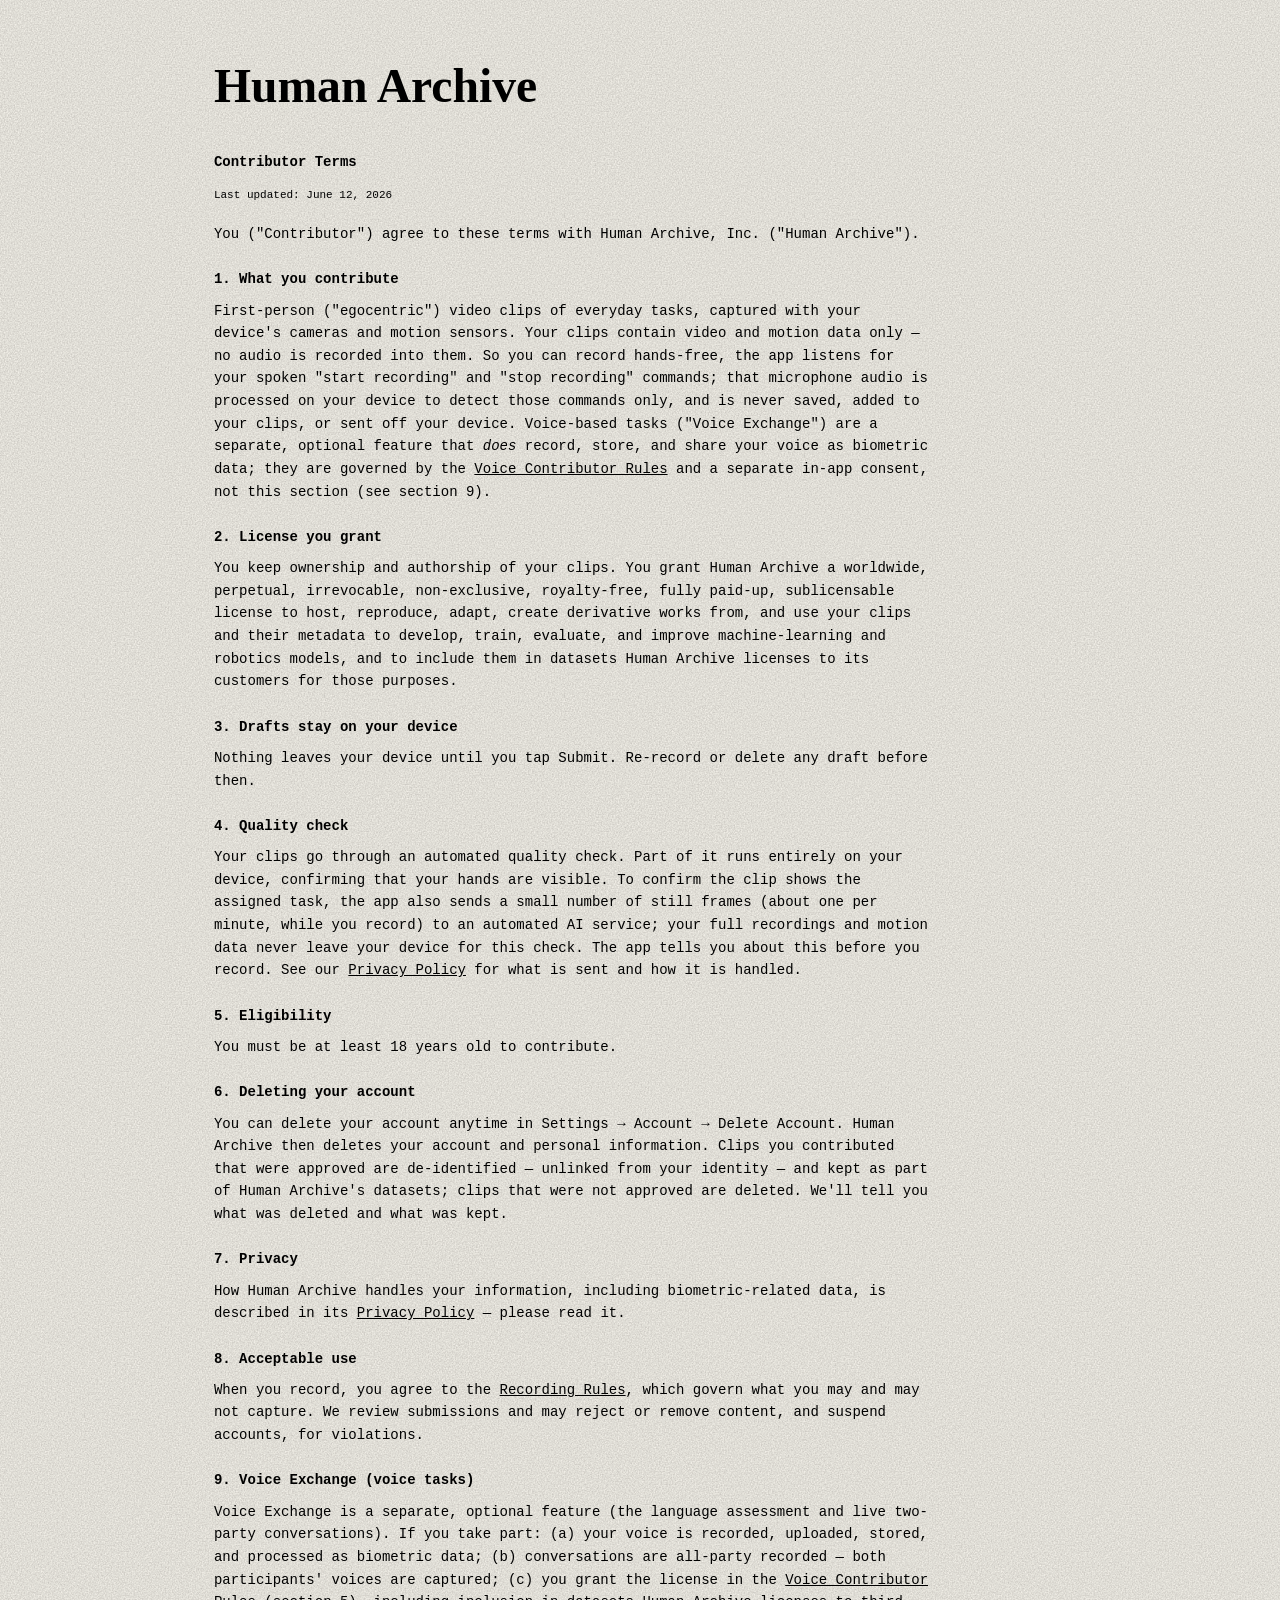
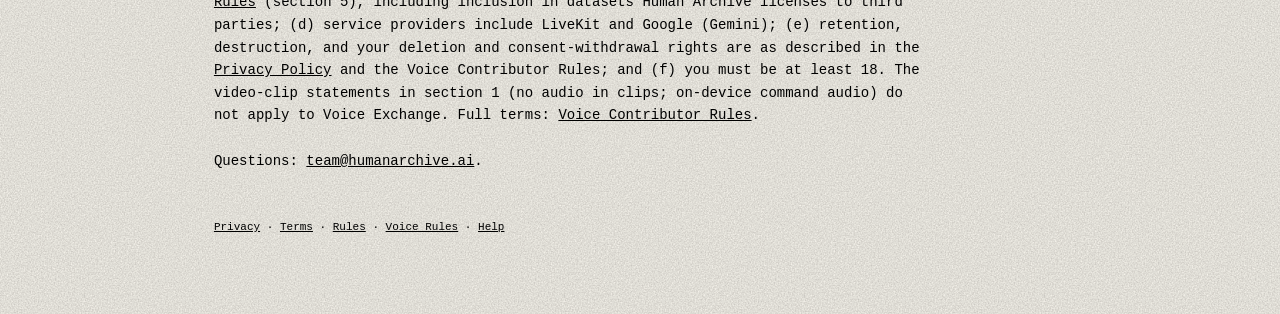
<file: terms.html>
<!DOCTYPE html>
<html lang="en">
<head>
<meta charset="UTF-8">
<meta name="viewport" content="width=device-width, initial-scale=1.0">
<meta name="robots" content="noindex, nofollow">
<meta http-equiv="Cache-Control" content="no-cache, no-store, must-revalidate">
<meta http-equiv="Pragma" content="no-cache">
<meta http-equiv="Expires" content="0">
<title>Contributor Terms — Human Archive</title>
<link rel="stylesheet" href="legal.css">
</head>
<body>
  <div class="container">
    <h1>Human Archive</h1>
    <h2>Contributor Terms</h2>
    <p class="eyebrow">Last updated: June 12, 2026</p>

    <p>You ("Contributor") agree to these terms with Human Archive, Inc. ("Human Archive").</p>

    <p class="role-group">1. What you contribute</p>
    <p>First-person ("egocentric") video clips of everyday tasks, captured with your device's cameras and motion sensors. Your clips contain video and motion data only — no audio is recorded into them. So you can record hands-free, the app listens for your spoken "start recording" and "stop recording" commands; that microphone audio is processed on your device to detect those commands only, and is never saved, added to your clips, or sent off your device. Voice-based tasks ("Voice Exchange") are a separate, optional feature that <em>does</em> record, store, and share your voice as biometric data; they are governed by the <a href="voice-rules.html">Voice Contributor Rules</a> and a separate in-app consent, not this section (see section 9).</p>

    <p class="role-group">2. License you grant</p>
    <p>You keep ownership and authorship of your clips. You grant Human Archive a worldwide, perpetual, irrevocable, non-exclusive, royalty-free, fully paid-up, sublicensable license to host, reproduce, adapt, create derivative works from, and use your clips and their metadata to develop, train, evaluate, and improve machine-learning and robotics models, and to include them in datasets Human Archive licenses to its customers for those purposes.</p>

    <p class="role-group">3. Drafts stay on your device</p>
    <p>Nothing leaves your device until you tap Submit. Re-record or delete any draft before then.</p>

    <p class="role-group">4. Quality check</p>
    <p>Your clips go through an automated quality check. Part of it runs entirely on your device, confirming that your hands are visible. To confirm the clip shows the assigned task, the app also sends a small number of still frames (about one per minute, while you record) to an automated AI service; your full recordings and motion data never leave your device for this check. The app tells you about this before you record. See our <a href="privacy.html">Privacy Policy</a> for what is sent and how it is handled.</p>

    <p class="role-group">5. Eligibility</p>
    <p>You must be at least 18 years old to contribute.</p>

    <p class="role-group">6. Deleting your account</p>
    <p>You can delete your account anytime in Settings &rarr; Account &rarr; Delete Account. Human Archive then deletes your account and personal information. Clips you contributed that were approved are de-identified — unlinked from your identity — and kept as part of Human Archive's datasets; clips that were not approved are deleted. We'll tell you what was deleted and what was kept.</p>

    <p class="role-group">7. Privacy</p>
    <p>How Human Archive handles your information, including biometric-related data, is described in its <a href="privacy.html">Privacy Policy</a> — please read it.</p>

    <p class="role-group">8. Acceptable use</p>
    <p>When you record, you agree to the <a href="rules.html">Recording Rules</a>, which govern what you may and may not capture. We review submissions and may reject or remove content, and suspend accounts, for violations.</p>

    <p class="role-group">9. Voice Exchange (voice tasks)</p>
    <p>Voice Exchange is a separate, optional feature (the language assessment and live two-party conversations). If you take part: (a) your voice is recorded, uploaded, stored, and processed as biometric data; (b) conversations are all-party recorded — both participants' voices are captured; (c) you grant the license in the <a href="voice-rules.html">Voice Contributor Rules</a> (section 5), including inclusion in datasets Human Archive licenses to third parties; (d) service providers include LiveKit and Google (Gemini); (e) retention, destruction, and your deletion and consent-withdrawal rights are as described in the <a href="privacy.html">Privacy Policy</a> and the Voice Contributor Rules; and (f) you must be at least 18. The video-clip statements in section 1 (no audio in clips; on-device command audio) do not apply to Voice Exchange. Full terms: <a href="voice-rules.html">Voice Contributor Rules</a>.</p>

    <p>Questions: <a href="mailto:team@humanarchive.ai">team@humanarchive.ai</a>.</p>

    <p class="footer-links"><a href="privacy.html">Privacy</a> · <a href="terms.html">Terms</a> · <a href="rules.html">Rules</a> · <a href="voice-rules.html">Voice Rules</a> · <a href="help.html">Help</a></p>
  </div>
</body>
</html>
</file>
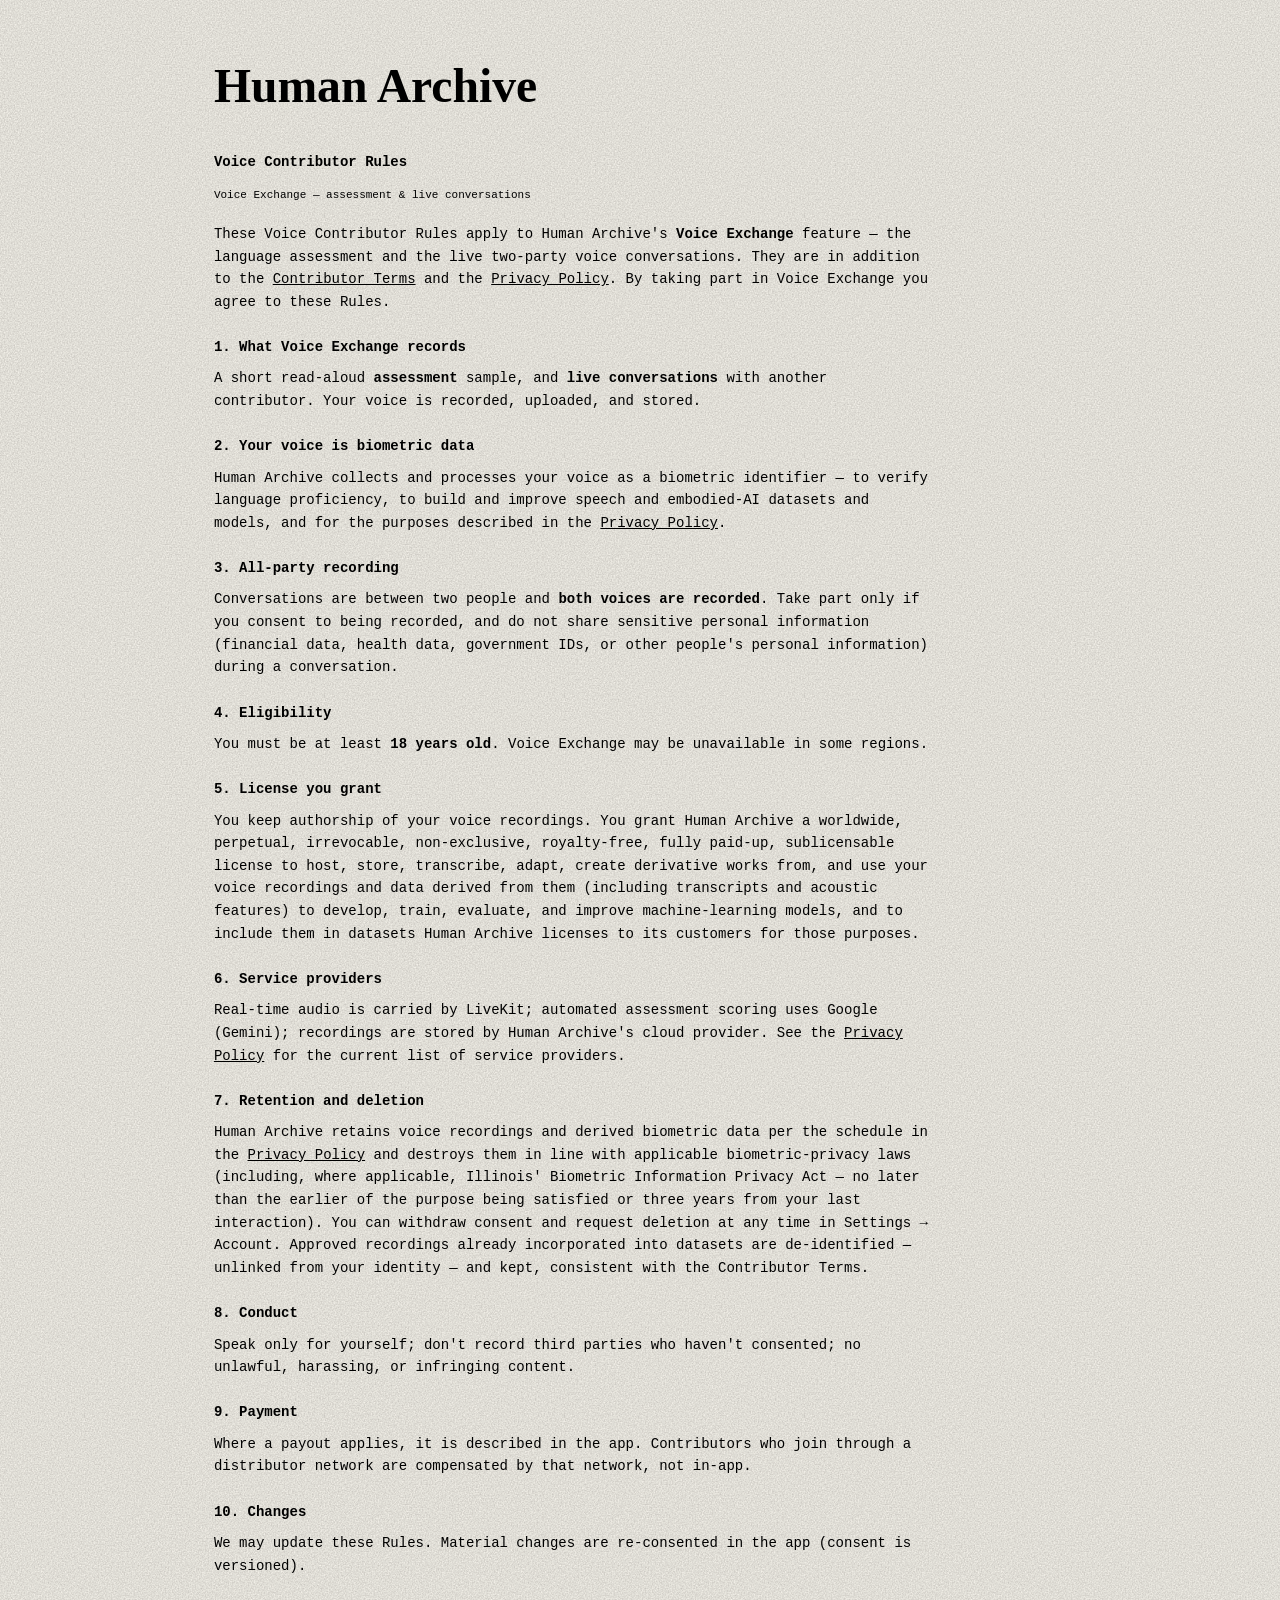
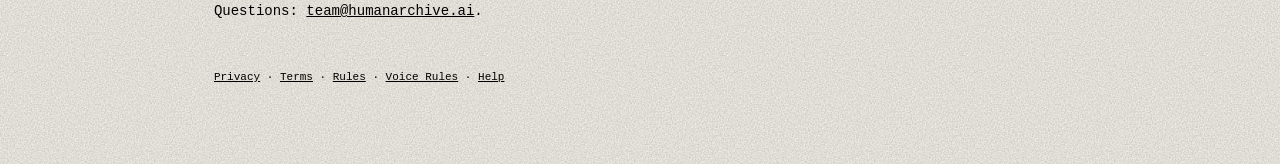
<file: voice-rules.html>
<!DOCTYPE html>
<html lang="en">
<head>
<meta charset="UTF-8">
<meta name="viewport" content="width=device-width, initial-scale=1.0">
<meta name="robots" content="noindex, nofollow">
<meta http-equiv="Cache-Control" content="no-cache, no-store, must-revalidate">
<meta http-equiv="Pragma" content="no-cache">
<meta http-equiv="Expires" content="0">
<title>Voice Contributor Rules — Human Archive</title>
<link rel="stylesheet" href="legal.css">
</head>
<body>
  <div class="container">
    <h1>Human Archive</h1>
    <h2>Voice Contributor Rules</h2>
    <p class="eyebrow">Voice Exchange — assessment &amp; live conversations</p>

    <p>These Voice Contributor Rules apply to Human Archive's <strong>Voice Exchange</strong> feature — the language assessment and the live two-party voice conversations. They are in addition to the <a href="terms.html">Contributor Terms</a> and the <a href="privacy.html">Privacy Policy</a>. By taking part in Voice Exchange you agree to these Rules.</p>

    <p class="role-group">1. What Voice Exchange records</p>
    <p>A short read-aloud <strong>assessment</strong> sample, and <strong>live conversations</strong> with another contributor. Your voice is recorded, uploaded, and stored.</p>

    <p class="role-group">2. Your voice is biometric data</p>
    <p>Human Archive collects and processes your voice as a biometric identifier — to verify language proficiency, to build and improve speech and embodied-AI datasets and models, and for the purposes described in the <a href="privacy.html">Privacy Policy</a>.</p>

    <p class="role-group">3. All-party recording</p>
    <p>Conversations are between two people and <strong>both voices are recorded</strong>. Take part only if you consent to being recorded, and do not share sensitive personal information (financial data, health data, government IDs, or other people's personal information) during a conversation.</p>

    <p class="role-group">4. Eligibility</p>
    <p>You must be at least <strong>18 years old</strong>. Voice Exchange may be unavailable in some regions.</p>

    <p class="role-group">5. License you grant</p>
    <p>You keep authorship of your voice recordings. You grant Human Archive a worldwide, perpetual, irrevocable, non-exclusive, royalty-free, fully paid-up, sublicensable license to host, store, transcribe, adapt, create derivative works from, and use your voice recordings and data derived from them (including transcripts and acoustic features) to develop, train, evaluate, and improve machine-learning models, and to include them in datasets Human Archive licenses to its customers for those purposes.</p>

    <p class="role-group">6. Service providers</p>
    <p>Real-time audio is carried by LiveKit; automated assessment scoring uses Google (Gemini); recordings are stored by Human Archive's cloud provider. See the <a href="privacy.html">Privacy Policy</a> for the current list of service providers.</p>

    <p class="role-group">7. Retention and deletion</p>
    <p>Human Archive retains voice recordings and derived biometric data per the schedule in the <a href="privacy.html">Privacy Policy</a> and destroys them in line with applicable biometric-privacy laws (including, where applicable, Illinois' Biometric Information Privacy Act — no later than the earlier of the purpose being satisfied or three years from your last interaction). You can withdraw consent and request deletion at any time in Settings &rarr; Account. Approved recordings already incorporated into datasets are de-identified — unlinked from your identity — and kept, consistent with the Contributor Terms.</p>

    <p class="role-group">8. Conduct</p>
    <p>Speak only for yourself; don't record third parties who haven't consented; no unlawful, harassing, or infringing content.</p>

    <p class="role-group">9. Payment</p>
    <p>Where a payout applies, it is described in the app. Contributors who join through a distributor network are compensated by that network, not in-app.</p>

    <p class="role-group">10. Changes</p>
    <p>We may update these Rules. Material changes are re-consented in the app (consent is versioned).</p>

    <p>Questions: <a href="mailto:team@humanarchive.ai">team@humanarchive.ai</a>.</p>

    <p class="footer-links"><a href="privacy.html">Privacy</a> · <a href="terms.html">Terms</a> · <a href="rules.html">Rules</a> · <a href="voice-rules.html">Voice Rules</a> · <a href="help.html">Help</a></p>
  </div>
</body>
</html>
</file>
<file: legal.css>
/* Human Archive — legal pages (privacy / terms / rules / help).
   Matches the homepage aesthetic: cream + noise, JetBrains Mono body,
   Charter serif H1, golden-ratio spacing. Linked only from the app
   (and from each other) — intentionally not surfaced on the homepage. */
:root {
  --phi: 1.618;
  --base: 14px;
  --text-sm: calc(var(--base) / var(--phi));
  --text-base: var(--base);
  --text-md: calc(var(--base) * var(--phi));
  --text-lg: calc(var(--base) * var(--phi) * var(--phi));
  --space-tight: calc(1em / var(--phi));
  --space-1: 1em;
  --space-2: calc(1em * var(--phi));
  --space-3: calc(1em * var(--phi) * var(--phi));
  --space-4: calc(1em * var(--phi) * var(--phi) * var(--phi));
  --col-max: 720px;
  --col-width: min(var(--col-max), calc(100vw / var(--phi)));
}

html, body {
  margin: 0;
  padding: 0;
  background-color: #fbf8f0;
  background-image: url("data:image/svg+xml;utf8,<svg viewBox='0 0 240 240' xmlns='http://www.w3.org/2000/svg'><filter id='n'><feTurbulence type='fractalNoise' baseFrequency='0.7' numOctaves='3' stitchTiles='stitch'/><feColorMatrix values='0 0 0 0 0 0 0 0 0 0 0 0 0 0 0 0 0 0 0.22 0'/></filter><rect width='100%25' height='100%25' filter='url(%23n)'/></svg>");
  background-repeat: repeat;
  background-size: 240px 240px;
  color: #000;
}

body {
  font-family: "JetBrains Mono", Menlo, Consolas, monospace;
  font-size: var(--text-base);
  line-height: var(--phi);
}

.container {
  width: var(--col-width);
  margin-left: calc((100% - var(--col-width)) / var(--phi) / var(--phi));
  margin-right: auto;
  padding-top: var(--space-4);
  padding-bottom: var(--space-4);
}

h1 {
  font-family: Charter, "Iowan Old Style", Georgia, serif;
  font-weight: 600;
  font-size: calc(var(--text-lg) * 1.3);
  line-height: 1.15;
  margin: 0 0 var(--space-tight);
}

.eyebrow { font-size: max(11px, var(--text-sm)); margin: 0 0 var(--space-2); }

h2 {
  font-family: "JetBrains Mono", Menlo, Consolas, monospace;
  font-weight: 600;
  font-size: var(--text-base);
  margin: var(--space-3) 0 var(--space-1);
}

h3 { font-weight: 600; font-size: var(--text-base); margin: var(--space-2) 0 var(--space-tight); }

p, li { margin: 0 0 var(--space-2); }

a { color: #000; text-decoration: underline; }

ul.bulleted { padding-left: var(--space-2); margin: 0 0 var(--space-2); }
ul.bulleted li { margin: 0 0 var(--space-tight); }

.role-group { margin: var(--space-2) 0 var(--space-tight); font-weight: 600; }

hr { border: none; border-top: 1px solid #000; opacity: 0.18; margin: var(--space-2) 0; }

.note {
  border: 1px solid #000;
  padding: var(--space-tight) var(--space-1);
  margin: var(--space-2) 0;
  font-size: max(12px, var(--text-sm));
  line-height: 1.5;
}
.note .label {
  display: block;
  font-weight: 600;
  letter-spacing: 0.03em;
  margin-bottom: calc(var(--space-tight) / 2);
}

.footer-links { margin-top: var(--space-4); font-size: max(11px, var(--text-sm)); }

@media (max-width: 720px) {
  .container {
    width: auto;
    max-width: var(--col-max);
    margin-left: 0;
    margin-right: 0;
    padding-left: var(--space-2);
    padding-right: var(--space-2);
    padding-top: var(--space-3);
    padding-bottom: var(--space-3);
  }
}
</file>
